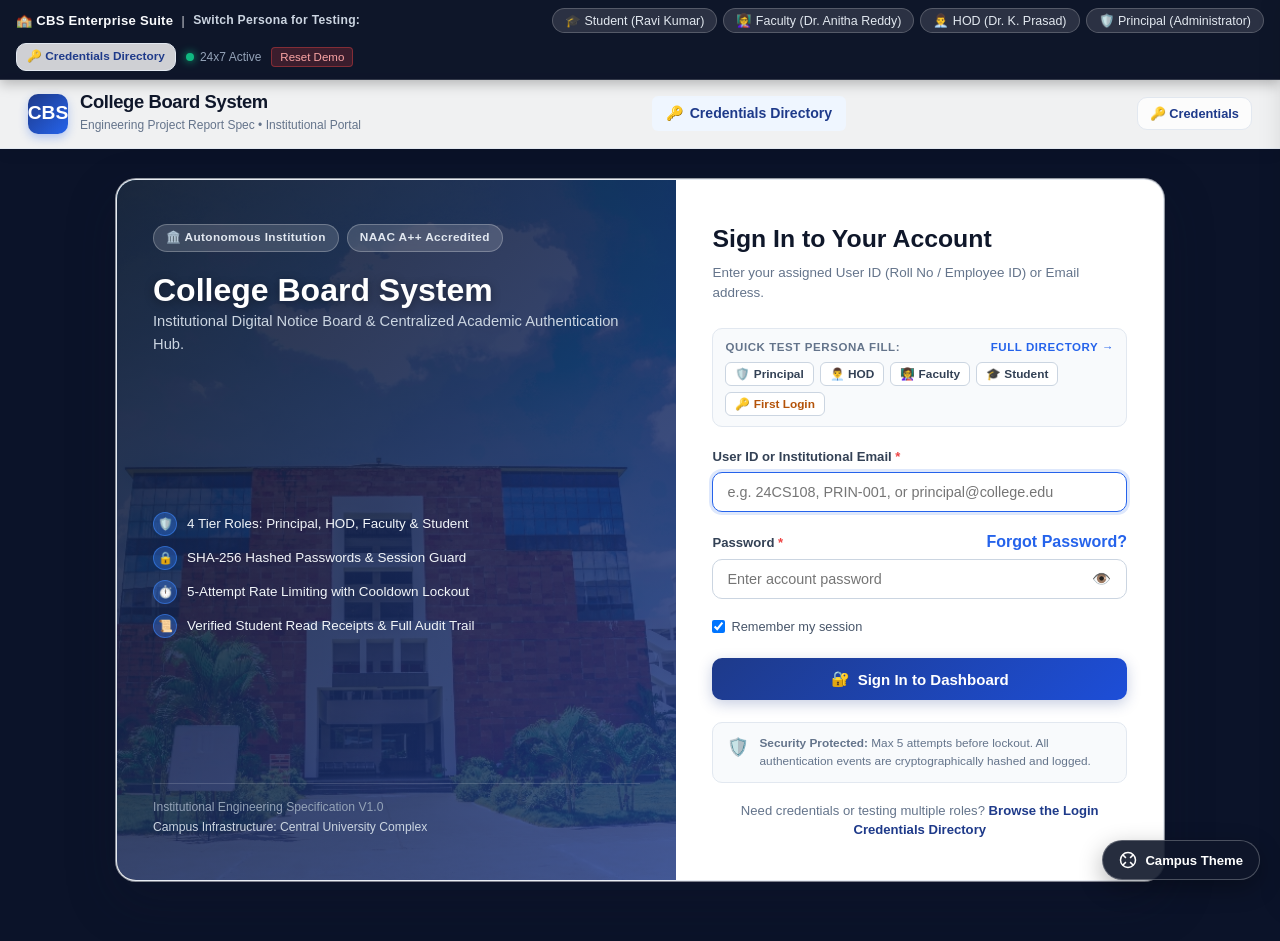
<file: index.html>
<!DOCTYPE html>
<html lang="en">
<head>
  <meta charset="UTF-8">
  <meta name="viewport" content="width=device-width, initial-scale=1.0">
  <title>College Board System (CBS) | Institutional Digital Notice Board</title>
  <link rel="stylesheet" href="styles.css">
  <link rel="icon" href="data:image/svg+xml,<svg xmlns=%22http://www.w3.org/2000/svg%22 viewBox=%220 0 100 100%22><text y=%22.9em%22 font-size=%2290%22>📋</text></svg>">
</head>
<body>

  <!-- Dynamic Campus Photo Background Layer -->
  <div class="cbs-background-wrap" aria-hidden="true">
    <div class="cbs-bg-image" id="bgImage"></div>
    <div class="cbs-bg-scrim" id="bgScrim"></div>
  </div>

  <!-- Role Quick Switcher & System Indicator Bar -->
  <aside class="role-quick-bar" id="roleQuickBar" aria-label="System bar">
    <div class="bar-title">
      <span>🏫 CBS Enterprise Suite</span>
      <span style="opacity: 0.5;">|</span>
      <span style="font-size: 0.76rem; color: #cbd5e1;">Switch Persona for Testing:</span>
    </div>

    <div class="role-switcher-chips">
      <button class="role-chip-btn active" data-role="Student" title="Log in as Student Ravi Kumar (CSE, III Year)">
        🎓 Student (Ravi Kumar)
      </button>
      <button class="role-chip-btn" data-role="Faculty" title="Log in as Faculty Dr. Anitha Reddy (CSE)">
        👩‍🏫 Faculty (Dr. Anitha Reddy)
      </button>
      <button class="role-chip-btn" data-role="HOD" title="Log in as HOD Dr. K. Prasad (CSE)">
        👨‍💼 HOD (Dr. K. Prasad)
      </button>
      <button class="role-chip-btn" data-role="Principal" title="Log in as Principal (Administrator)">
        🛡️ Principal (Administrator)
      </button>
    </div>

    <div style="display: flex; align-items: center; gap: 10px;">
      <a href="credentials.html" class="nav-link-btn" style="padding: 4px 10px; font-size: 0.74rem;" title="View all role login credentials and credentials page">
        🔑 Credentials Directory
      </a>
      <div class="system-status-indicator">
        <span class="status-dot"></span>
        <span>24x7 Active</span>
      </div>
      <button id="resetDataBtn" style="background: rgba(239, 68, 68, 0.2); border: 1px solid rgba(239, 68, 68, 0.4); color: #fca5a5; border-radius: 4px; padding: 3px 8px; font-size: 0.72rem; cursor: pointer;">
        Reset Demo
      </button>
    </div>
  </aside>

  <!-- CBS Institutional Navigation Header -->
  <header class="cbs-navbar" id="mainNavbar">
    <div class="cbs-brand">
      <div class="cbs-logo-icon">CBS</div>
      <div class="cbs-brand-text">
        <h1>College Board System</h1>
        <span>Engineering Project Report Spec • Institutional Portal</span>
      </div>
    </div>

    <!-- Role Based Nav Links -->
    <nav>
      <ul class="nav-tab-links" id="navTabLinks">
        <!-- Rendered dynamically by app.js based on active role -->
      </ul>
    </nav>

    <!-- Nav Action Tools -->
    <div class="cbs-nav-actions" id="cbsNavActions">
      <!-- Credentials Directory Link -->
      <a href="credentials.html" class="nav-link-btn" id="navCredLink" title="View Role-Based Credentials Directory">
        🔑 Credentials
      </a>

      <!-- Notification Center Bell -->
      <button class="nav-btn-icon" id="notifToggleBtn" title="Notification Center">
        <svg width="20" height="20" viewBox="0 0 24 24" fill="none" stroke="currentColor" stroke-width="2" stroke-linecap="round" stroke-linejoin="round">
          <path d="M18 8A6 6 0 0 0 6 8c0 7-3 9-3 9h18s-3-2-3-9"></path>
          <path d="M13.73 21a2 2 0 0 1-3.46 0"></path>
        </svg>
        <span class="badge-counter" id="notifBadge" style="display: none;">0</span>
      </button>

      <!-- Active User Profile Pill -->
      <div class="nav-user-pill" id="navUserPill">
        <div class="nav-user-avatar" id="navUserAvatar">RK</div>
        <div class="nav-user-info">
          <div class="nav-user-name" id="navUserName">Ravi Kumar</div>
          <div class="nav-user-role" id="navUserRole">Student • 24CS108</div>
        </div>
      </div>

      <!-- Logout Button -->
      <button class="nav-logout-btn" id="navLogoutBtn" title="Sign Out of Session" onclick="cbsApp.handleLogout()">
        🚪 Logout
      </button>
    </div>
  </header>

  <!-- Main View Container -->
  <main class="cbs-main-container">
    <!-- Urgent Alert Banner Placeholder -->
    <section id="urgentBannerContainer"></section>

    <!-- Content Workspace -->
    <section id="cbsContentArea"></section>
  </main>

  <!-- Floating Background Customization Dock -->
  <div class="bg-customizer-dock">
    <button class="bg-customizer-toggle" id="bgToggleBtn" title="Customize Campus Background">
      <svg width="18" height="18" viewBox="0 0 24 24" fill="none" stroke="currentColor" stroke-width="2"><circle cx="12" cy="12" r="10"></circle><path d="m4.93 4.93 4.24 4.24"></path><path d="m14.83 9.17 4.24-4.24"></path><path d="m14.83 14.83 4.24 4.24"></path><path d="m9.17 14.83-4.24 4.24"></path></svg>
      <span>Campus Theme</span>
    </button>

    <div class="bg-customizer-popover" id="bgCustomizerPopover">
      <div class="bg-popover-header">
        <span>Campus Background Controls</span>
        <button style="background: none; border: none; cursor: pointer; color: #94a3b8;" onclick="document.getElementById('bgCustomizerPopover').classList.remove('open')">✕</button>
      </div>

      <div class="slider-group">
        <label>
          <span>Background Image</span>
        </label>
        <select id="bgSelectImage" class="custom-select" style="font-size: 0.80rem; padding: 6px 10px;">
          <option value="campus_bg.jpg">College Main Building (Attached Photo)</option>
          <option value="1.png">Student Poster #1: Krishna (Captain)</option>
          <option value="2.png">Student Poster #2: Nischal (Transformative)</option>
          <option value="3.png">Student Poster #3: Keerthana (MAD Chapter)</option>
          <option value="10.png">Student Poster #10: Tech Fest</option>
          <option value="5.png">Student Poster #5: Campus Life</option>
        </select>
      </div>

      <div class="slider-group">
        <label>
          <span>Glass Blur Level</span>
        </label>
        <input type="range" id="bgBlurRange" min="0" max="16" value="3">
      </div>

      <div class="slider-group">
        <label>
          <span>Overlay Dimness</span>
        </label>
        <input type="range" id="bgDimRange" min="20" max="90" value="65">
      </div>
    </div>
  </div>

  <!-- Notification Drawer -->
  <div class="notif-drawer-overlay" id="notifDrawerOverlay"></div>
  <aside class="notif-drawer" id="notifDrawer" aria-label="Notifications Drawer">
    <div style="padding: 20px; border-bottom: 1px solid #e2e8f0; display: flex; justify-content: space-between; align-items: center;">
      <div>
        <h3 style="font-size: 1.15rem; font-weight: 700; color: #0f172a;">Institutional Notifications</h3>
        <span style="font-size: 0.75rem; color: #64748b;">Urgent circulars & approval status updates</span>
      </div>
      <button id="closeNotifBtn" style="background: none; border: none; font-size: 1.3rem; cursor: pointer; color: #64748b;">✕</button>
    </div>
    <div id="notifList" style="flex: 1; overflow-y: auto;">
      <!-- Populated dynamically -->
    </div>
  </aside>

  <!-- Toast Notification Dispatcher Container -->
  <div class="cbs-toast-container" id="toastContainer" aria-live="polite"></div>

  <!-- Application Logic -->
  <script src="app.js"></script>
</body>
</html>
</file>
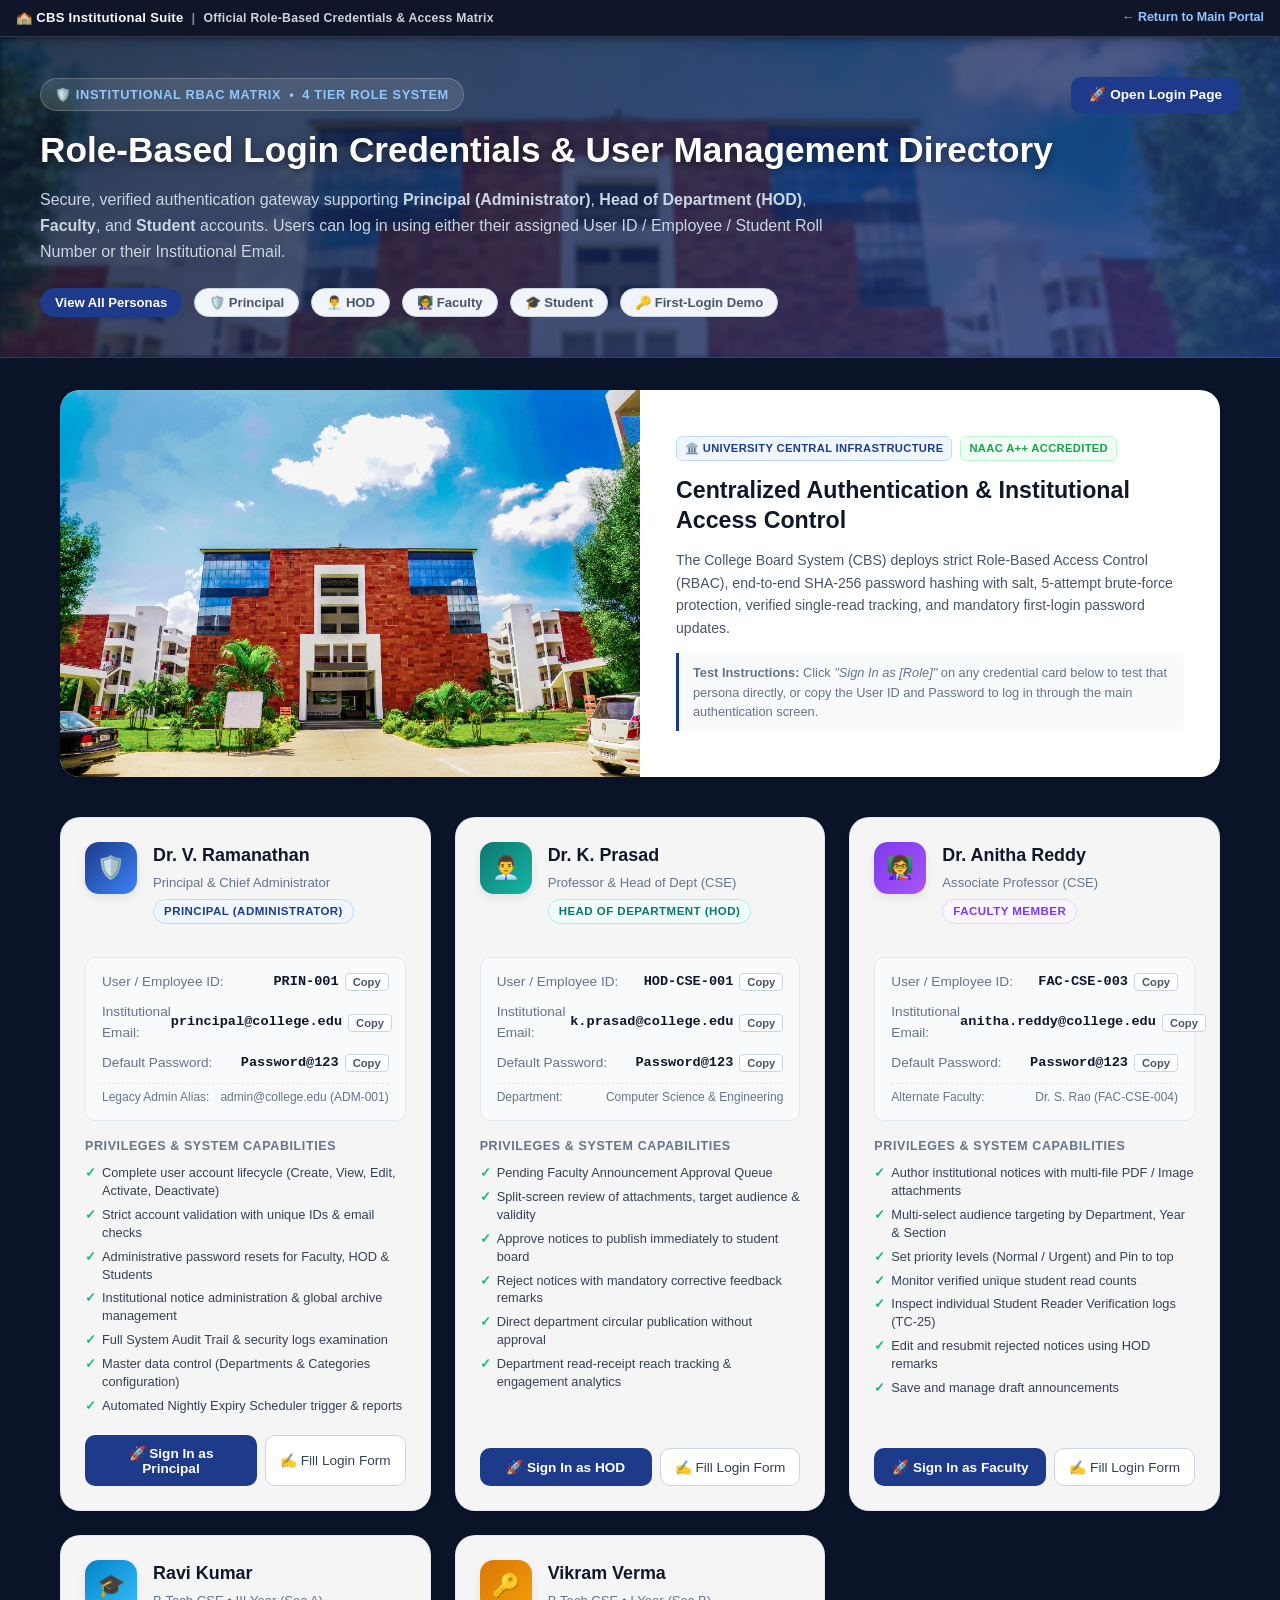
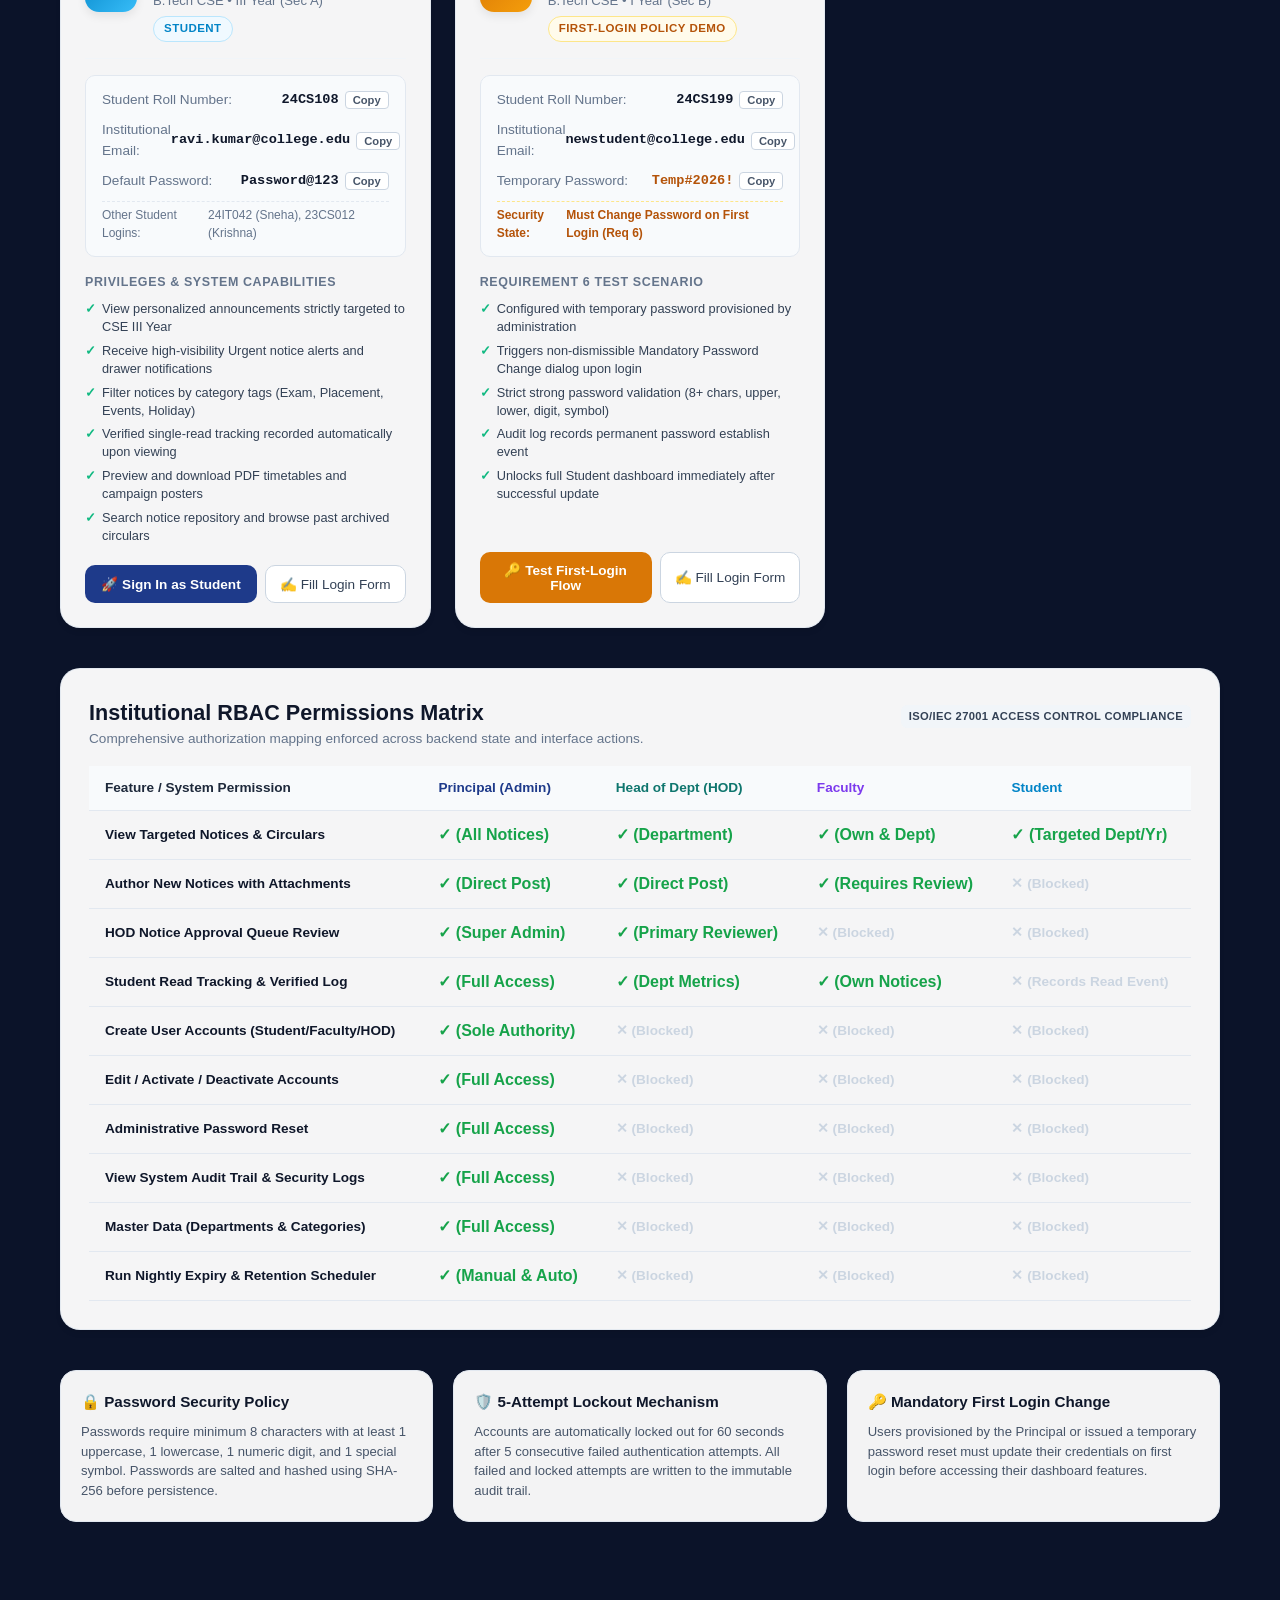
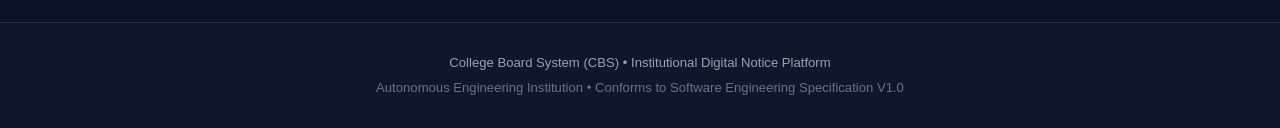
<file: credentials.html>
<!DOCTYPE html>
<html lang="en">
<head>
  <meta charset="UTF-8">
  <meta name="viewport" content="width=device-width, initial-scale=1.0">
  <title>Login Credentials & Role Directory | College Board System (CBS)</title>
  <link rel="stylesheet" href="styles.css">
  <link rel="icon" href="data:image/svg+xml,<svg xmlns=%22http://www.w3.org/2000/svg%22 viewBox=%220 0 100 100%22><text y=%22.9em%22 font-size=%2290%22>🔑</text></svg>">
  <style>
    /* Dedicated Credentials Page Styling */
    .cred-page-wrap {
      min-height: 100vh;
      display: flex;
      flex-direction: column;
      position: relative;
      z-index: 1;
    }

    .cred-header-hero {
      position: relative;
      background: linear-gradient(135deg, rgba(15, 23, 42, 0.94) 0%, rgba(30, 58, 138, 0.90) 100%);
      border-bottom: 1px solid rgba(255, 255, 255, 0.15);
      padding: 40px 24px;
      overflow: hidden;
    }

    .cred-hero-bg {
      position: absolute;
      inset: 0;
      background-image: url('campus_bg.jpg');
      background-size: cover;
      background-position: center;
      opacity: 0.22;
      filter: blur(2px);
      z-index: 0;
    }

    .cred-hero-content {
      position: relative;
      z-index: 1;
      max-width: 1200px;
      margin: 0 auto;
      display: flex;
      flex-direction: column;
      gap: 16px;
    }

    .cred-hero-top {
      display: flex;
      justify-content: space-between;
      align-items: center;
      flex-wrap: wrap;
      gap: 16px;
    }

    .cred-brand-badge {
      display: inline-flex;
      align-items: center;
      gap: 8px;
      background: rgba(255, 255, 255, 0.12);
      backdrop-filter: blur(8px);
      border: 1px solid rgba(255, 255, 255, 0.2);
      border-radius: 999px;
      padding: 6px 14px;
      color: #93c5fd;
      font-size: 0.80rem;
      font-weight: 600;
      text-transform: uppercase;
      letter-spacing: 0.05em;
    }

    .cred-hero-title {
      font-size: 2.2rem;
      font-weight: 800;
      color: #ffffff;
      line-height: 1.2;
      margin: 0;
      text-shadow: 0 2px 10px rgba(0, 0, 0, 0.5);
    }

    .cred-hero-subtitle {
      font-size: 1rem;
      color: #cbd5e1;
      max-width: 800px;
      line-height: 1.6;
    }

    .cred-hero-actions {
      display: flex;
      gap: 12px;
      flex-wrap: wrap;
      margin-top: 8px;
    }

    .cred-main-body {
      max-width: 1200px;
      margin: 32px auto 60px;
      padding: 0 20px;
      width: 100%;
      flex: 1;
    }

    /* Filter Bar */
    .cred-filter-bar {
      display: flex;
      align-items: center;
      justify-content: space-between;
      flex-wrap: wrap;
      gap: 14px;
      background: rgba(255, 255, 255, 0.95);
      backdrop-filter: blur(12px);
      border: 1px solid rgba(226, 232, 240, 0.8);
      border-radius: var(--radius-lg);
      padding: 14px 20px;
      margin-bottom: 28px;
      box-shadow: 0 4px 15px rgba(0, 0, 0, 0.05);
    }

    .filter-pills {
      display: flex;
      gap: 8px;
      flex-wrap: wrap;
    }

    .filter-pill {
      background: #f1f5f9;
      border: 1px solid #cbd5e1;
      border-radius: 999px;
      padding: 6px 14px;
      font-size: 0.82rem;
      font-weight: 600;
      color: #475569;
      cursor: pointer;
      transition: all 0.2s ease;
    }

    .filter-pill:hover, .filter-pill.active {
      background: var(--primary);
      border-color: var(--primary);
      color: #ffffff;
      box-shadow: 0 4px 10px rgba(30, 58, 138, 0.25);
    }

    /* Cards Grid */
    .cred-cards-grid {
      display: grid;
      grid-template-columns: repeat(auto-fit, minmax(360px, 1fr));
      gap: 24px;
      margin-bottom: 40px;
    }

    .cred-card {
      background: rgba(255, 255, 255, 0.96);
      backdrop-filter: blur(16px);
      border: 1px solid rgba(226, 232, 240, 0.9);
      border-radius: var(--radius-xl);
      padding: 24px;
      display: flex;
      flex-direction: column;
      box-shadow: var(--card-shadow);
      transition: all 0.25s ease;
      position: relative;
      overflow: hidden;
    }

    .cred-card:hover {
      transform: translateY(-4px);
      box-shadow: var(--card-shadow-hover);
      border-color: var(--primary-border);
    }

    .cred-card-header {
      display: flex;
      align-items: flex-start;
      gap: 16px;
      padding-bottom: 16px;
      border-bottom: 1px solid #f1f5f9;
      margin-bottom: 16px;
    }

    .cred-avatar {
      width: 52px;
      height: 52px;
      border-radius: 14px;
      display: flex;
      align-items: center;
      justify-content: center;
      font-size: 1.4rem;
      font-weight: 800;
      flex-shrink: 0;
      box-shadow: 0 4px 10px rgba(0, 0, 0, 0.08);
    }

    .cred-avatar.principal { background: linear-gradient(135deg, #1e3a8a, #3b82f6); color: #fff; }
    .cred-avatar.hod { background: linear-gradient(135deg, #0f766e, #14b8a6); color: #fff; }
    .cred-avatar.faculty { background: linear-gradient(135deg, #7c3aed, #a855f7); color: #fff; }
    .cred-avatar.student { background: linear-gradient(135deg, #0284c7, #38bdf8); color: #fff; }
    .cred-avatar.firstlogin { background: linear-gradient(135deg, #d97706, #f59e0b); color: #fff; }

    .cred-user-info {
      flex: 1;
    }

    .cred-user-name {
      font-size: 1.12rem;
      font-weight: 700;
      color: #0f172a;
      margin-bottom: 4px;
    }

    .cred-user-title {
      font-size: 0.82rem;
      color: #64748b;
    }

    .cred-role-badge {
      display: inline-block;
      font-size: 0.72rem;
      font-weight: 700;
      text-transform: uppercase;
      letter-spacing: 0.04em;
      padding: 3px 10px;
      border-radius: 999px;
      margin-top: 6px;
    }

    .cred-role-badge.principal { background: #eff6ff; color: #1e3a8a; border: 1px solid #bfdbfe; }
    .cred-role-badge.hod { background: #f0fdfa; color: #0f766e; border: 1px solid #99f6e4; }
    .cred-role-badge.faculty { background: #faf5ff; color: #7c3aed; border: 1px solid #e9d5ff; }
    .cred-role-badge.student { background: #f0f9ff; color: #0284c7; border: 1px solid #bae6fd; }
    .cred-role-badge.firstlogin { background: #fffbeb; color: #b45309; border: 1px solid #fde68a; }

    /* Credentials Data Box */
    .cred-fields-box {
      background: #f8fafc;
      border: 1px solid #e2e8f0;
      border-radius: var(--radius-md);
      padding: 14px 16px;
      margin-bottom: 16px;
      display: flex;
      flex-direction: column;
      gap: 10px;
    }

    .cred-field-row {
      display: flex;
      justify-content: space-between;
      align-items: center;
      font-size: 0.85rem;
    }

    .cred-field-label {
      color: #64748b;
      font-weight: 500;
    }

    .cred-field-value {
      font-family: ui-monospace, SFMono-Regular, Menlo, Monaco, Consolas, monospace;
      font-weight: 600;
      color: #0f172a;
      display: flex;
      align-items: center;
      gap: 6px;
    }

    .copy-pill-btn {
      background: #ffffff;
      border: 1px solid #cbd5e1;
      border-radius: 4px;
      padding: 2px 7px;
      font-size: 0.70rem;
      font-weight: 600;
      color: #475569;
      cursor: pointer;
      transition: all 0.15s ease;
    }

    .copy-pill-btn:hover {
      background: var(--primary);
      border-color: var(--primary);
      color: #ffffff;
    }

    /* Capabilities list */
    .cred-caps-list {
      margin-bottom: 20px;
      flex: 1;
    }

    .cred-caps-title {
      font-size: 0.78rem;
      font-weight: 700;
      text-transform: uppercase;
      letter-spacing: 0.05em;
      color: #64748b;
      margin-bottom: 8px;
    }

    .cred-caps-items {
      list-style: none;
      padding: 0;
      margin: 0;
      display: flex;
      flex-direction: column;
      gap: 6px;
    }

    .cred-caps-items li {
      font-size: 0.80rem;
      color: #334155;
      display: flex;
      align-items: flex-start;
      gap: 6px;
      line-height: 1.4;
    }

    .cred-caps-items li::before {
      content: "✓";
      color: #10b981;
      font-weight: 800;
      flex-shrink: 0;
    }

    /* Action buttons */
    .cred-card-footer {
      display: flex;
      gap: 8px;
    }

    .btn-quick-login {
      flex: 1;
      background: var(--primary);
      color: #ffffff;
      border: none;
      border-radius: var(--radius-md);
      padding: 10px 16px;
      font-size: 0.85rem;
      font-weight: 600;
      cursor: pointer;
      text-align: center;
      text-decoration: none;
      transition: all 0.2s ease;
      display: inline-flex;
      align-items: center;
      justify-content: center;
      gap: 6px;
    }

    .btn-quick-login:hover {
      background: var(--primary-hover);
      box-shadow: 0 4px 12px rgba(30, 58, 138, 0.3);
    }

    .btn-quick-copy {
      background: #ffffff;
      border: 1px solid #cbd5e1;
      border-radius: var(--radius-md);
      padding: 10px 14px;
      font-size: 0.85rem;
      color: #334155;
      cursor: pointer;
      transition: all 0.2s ease;
    }

    .btn-quick-copy:hover {
      background: #f8fafc;
      border-color: #94a3b8;
    }

    /* RBAC Permissions Matrix Table */
    .cred-matrix-section {
      background: rgba(255, 255, 255, 0.96);
      backdrop-filter: blur(16px);
      border: 1px solid rgba(226, 232, 240, 0.9);
      border-radius: var(--radius-xl);
      padding: 28px;
      margin-bottom: 40px;
      box-shadow: var(--card-shadow);
    }

    .matrix-table {
      width: 100%;
      border-collapse: collapse;
      margin-top: 16px;
      font-size: 0.85rem;
    }

    .matrix-table th, .matrix-table td {
      padding: 12px 16px;
      text-align: left;
      border-bottom: 1px solid #e2e8f0;
    }

    .matrix-table th {
      background: #f8fafc;
      font-weight: 700;
      color: #1e293b;
    }

    .matrix-table tr:hover td {
      background: #f8fafc;
    }

    .perm-check { color: #16a34a; font-weight: 800; font-size: 1rem; }
    .perm-cross { color: #cbd5e1; font-weight: 700; }

    /* Visual Banner Section with Attached Campus Image */
    .campus-showcase-panel {
      background: #ffffff;
      border-radius: var(--radius-xl);
      overflow: hidden;
      box-shadow: var(--card-shadow);
      margin-bottom: 40px;
      display: grid;
      grid-template-columns: 1fr 1fr;
    }

    @media (max-width: 860px) {
      .campus-showcase-panel {
        grid-template-columns: 1fr;
      }
    }

    .campus-showcase-img {
      width: 100%;
      height: 100%;
      min-height: 280px;
      object-fit: cover;
      display: block;
    }

    .campus-showcase-desc {
      padding: 36px;
      display: flex;
      flex-direction: column;
      justify-content: center;
      gap: 14px;
    }

    /* Floating Toast */
    .cred-toast {
      position: fixed;
      bottom: 24px;
      right: 24px;
      background: #0f172a;
      color: #ffffff;
      padding: 12px 20px;
      border-radius: 8px;
      font-size: 0.88rem;
      font-weight: 500;
      box-shadow: 0 10px 25px rgba(0,0,0,0.3);
      z-index: 9999;
      display: flex;
      align-items: center;
      gap: 8px;
      opacity: 0;
      transform: translateY(20px);
      transition: all 0.25s ease;
      pointer-events: none;
    }

    .cred-toast.show {
      opacity: 1;
      transform: translateY(0);
    }
  </style>
</head>
<body>

  <!-- Dynamic Campus Photo Background Canvas -->
  <div class="cbs-background-wrap" aria-hidden="true">
    <div class="cbs-bg-image" style="background-image: url('campus_bg.jpg'); filter: blur(4px);"></div>
    <div class="cbs-bg-scrim" style="background: linear-gradient(135deg, rgba(15, 23, 42, 0.75) 0%, rgba(30, 58, 138, 0.70) 100%);"></div>
  </div>

  <div class="cred-page-wrap">
    
    <!-- Top System Bar -->
    <aside class="role-quick-bar" style="position: relative; z-index: 10;">
      <div class="bar-title">
        <span>🏫 CBS Institutional Suite</span>
        <span style="opacity: 0.5;">|</span>
        <span style="font-size: 0.76rem; color: #cbd5e1;">Official Role-Based Credentials & Access Matrix</span>
      </div>
      <div style="display: flex; gap: 12px; align-items: center;">
        <a href="index.html" style="color: #93c5fd; text-decoration: none; font-size: 0.78rem; font-weight: 600;">
          ← Return to Main Portal
        </a>
      </div>
    </aside>

    <!-- Hero Header with Campus Photo Background -->
    <header class="cred-header-hero">
      <div class="cred-hero-bg"></div>
      <div class="cred-hero-content">
        <div class="cred-hero-top">
          <div class="cred-brand-badge">
            <span>🛡️ Institutional RBAC Matrix</span>
            <span>•</span>
            <span>4 Tier Role System</span>
          </div>
          <div>
            <a href="index.html" class="btn-primary-action" style="padding: 8px 18px; font-size: 0.85rem; text-decoration: none;">
              🚀 Open Login Page
            </a>
          </div>
        </div>

        <h1 class="cred-hero-title">Role-Based Login Credentials & User Management Directory</h1>
        <p class="cred-hero-subtitle">
          Secure, verified authentication gateway supporting <strong>Principal (Administrator)</strong>, <strong>Head of Department (HOD)</strong>, <strong>Faculty</strong>, and <strong>Student</strong> accounts. Users can log in using either their assigned User ID / Employee / Student Roll Number or their Institutional Email.
        </p>

        <div class="cred-hero-actions">
          <button class="filter-pill active" onclick="filterRole('all')">View All Personas</button>
          <button class="filter-pill" onclick="filterRole('principal')">🛡️ Principal</button>
          <button class="filter-pill" onclick="filterRole('hod')">👨‍💼 HOD</button>
          <button class="filter-pill" onclick="filterRole('faculty')">👩‍🏫 Faculty</button>
          <button class="filter-pill" onclick="filterRole('student')">🎓 Student</button>
          <button class="filter-pill" onclick="filterRole('firstlogin')">🔑 First-Login Demo</button>
        </div>
      </div>
    </header>

    <!-- Main Content Body -->
    <main class="cred-main-body">

      <!-- Attached Campus Building Visual Showcase -->
      <section class="campus-showcase-panel">
        <img src="campus_bg.jpg" alt="University Main Building Campus Architecture" class="campus-showcase-img">
        <div class="campus-showcase-desc">
          <div style="display: flex; gap: 8px; flex-wrap: wrap;">
            <span class="badge-tag" style="background: #eff6ff; color: #1e3a8a; border: 1px solid #bfdbfe;">
              🏛️ University Central Infrastructure
            </span>
            <span class="badge-tag" style="background: #f0fdf4; color: #16a34a; border: 1px solid #bbf7d0;">
              NAAC A++ Accredited
            </span>
          </div>
          <h2 style="font-size: 1.45rem; font-weight: 800; color: #0f172a; line-height: 1.3;">
            Centralized Authentication & Institutional Access Control
          </h2>
          <p style="font-size: 0.88rem; color: #475569; line-height: 1.6;">
            The College Board System (CBS) deploys strict Role-Based Access Control (RBAC), end-to-end SHA-256 password hashing with salt, 5-attempt brute-force protection, verified single-read tracking, and mandatory first-login password updates.
          </p>
          <div style="font-size: 0.80rem; color: #64748b; background: #f8fafc; border-left: 3px solid #1e3a8a; padding: 10px 14px; border-radius: 0 8px 8px 0;">
            <strong>Test Instructions:</strong> Click <em>"Sign In as [Role]"</em> on any credential card below to test that persona directly, or copy the User ID and Password to log in through the main authentication screen.
          </div>
        </div>
      </section>

      <!-- Role Credential Cards Grid -->
      <section class="cred-cards-grid" id="credCardsGrid">

        <!-- Card 1: Principal (Administrator) -->
        <article class="cred-card" data-role="principal">
          <div class="cred-card-header">
            <div class="cred-avatar principal">🛡️</div>
            <div class="cred-user-info">
              <div class="cred-user-name">Dr. V. Ramanathan</div>
              <div class="cred-user-title">Principal & Chief Administrator</div>
              <span class="cred-role-badge principal">Principal (Administrator)</span>
            </div>
          </div>

          <div class="cred-fields-box">
            <div class="cred-field-row">
              <span class="cred-field-label">User / Employee ID:</span>
              <span class="cred-field-value">
                <span>PRIN-001</span>
                <button class="copy-pill-btn" onclick="copyText('PRIN-001', 'Principal User ID')">Copy</button>
              </span>
            </div>
            <div class="cred-field-row">
              <span class="cred-field-label">Institutional Email:</span>
              <span class="cred-field-value">
                <span>principal@college.edu</span>
                <button class="copy-pill-btn" onclick="copyText('principal@college.edu', 'Principal Email')">Copy</button>
              </span>
            </div>
            <div class="cred-field-row">
              <span class="cred-field-label">Default Password:</span>
              <span class="cred-field-value">
                <span>Password@123</span>
                <button class="copy-pill-btn" onclick="copyText('Password@123', 'Password')">Copy</button>
              </span>
            </div>
            <div class="cred-field-row" style="font-size: 0.75rem; color: #64748b; padding-top: 4px; border-top: 1px dashed #e2e8f0;">
              <span>Legacy Admin Alias:</span>
              <span>admin@college.edu (ADM-001)</span>
            </div>
          </div>

          <div class="cred-caps-list">
            <div class="cred-caps-title">Privileges & System Capabilities</div>
            <ul class="cred-caps-items">
              <li>Complete user account lifecycle (Create, View, Edit, Activate, Deactivate)</li>
              <li>Strict account validation with unique IDs & email checks</li>
              <li>Administrative password resets for Faculty, HOD & Students</li>
              <li>Institutional notice administration & global archive management</li>
              <li>Full System Audit Trail & security logs examination</li>
              <li>Master data control (Departments & Categories configuration)</li>
              <li>Automated Nightly Expiry Scheduler trigger & reports</li>
            </ul>
          </div>

          <div class="cred-card-footer">
            <button class="btn-quick-login" onclick="quickLogin('principal@college.edu')">
              🚀 Sign In as Principal
            </button>
            <button class="btn-quick-copy" onclick="fillAndGo('principal@college.edu', 'Password@123')">
              ✍️ Fill Login Form
            </button>
          </div>
        </article>

        <!-- Card 2: Head of Department (HOD) -->
        <article class="cred-card" data-role="hod">
          <div class="cred-card-header">
            <div class="cred-avatar hod">👨‍💼</div>
            <div class="cred-user-info">
              <div class="cred-user-name">Dr. K. Prasad</div>
              <div class="cred-user-title">Professor & Head of Dept (CSE)</div>
              <span class="cred-role-badge hod">Head of Department (HOD)</span>
            </div>
          </div>

          <div class="cred-fields-box">
            <div class="cred-field-row">
              <span class="cred-field-label">User / Employee ID:</span>
              <span class="cred-field-value">
                <span>HOD-CSE-001</span>
                <button class="copy-pill-btn" onclick="copyText('HOD-CSE-001', 'HOD User ID')">Copy</button>
              </span>
            </div>
            <div class="cred-field-row">
              <span class="cred-field-label">Institutional Email:</span>
              <span class="cred-field-value">
                <span>k.prasad@college.edu</span>
                <button class="copy-pill-btn" onclick="copyText('k.prasad@college.edu', 'HOD Email')">Copy</button>
              </span>
            </div>
            <div class="cred-field-row">
              <span class="cred-field-label">Default Password:</span>
              <span class="cred-field-value">
                <span>Password@123</span>
                <button class="copy-pill-btn" onclick="copyText('Password@123', 'Password')">Copy</button>
              </span>
            </div>
            <div class="cred-field-row" style="font-size: 0.75rem; color: #64748b; padding-top: 4px; border-top: 1px dashed #e2e8f0;">
              <span>Department:</span>
              <span>Computer Science & Engineering</span>
            </div>
          </div>

          <div class="cred-caps-list">
            <div class="cred-caps-title">Privileges & System Capabilities</div>
            <ul class="cred-caps-items">
              <li>Pending Faculty Announcement Approval Queue</li>
              <li>Split-screen review of attachments, target audience & validity</li>
              <li>Approve notices to publish immediately to student board</li>
              <li>Reject notices with mandatory corrective feedback remarks</li>
              <li>Direct department circular publication without approval</li>
              <li>Department read-receipt reach tracking & engagement analytics</li>
            </ul>
          </div>

          <div class="cred-card-footer">
            <button class="btn-quick-login" onclick="quickLogin('k.prasad@college.edu')">
              🚀 Sign In as HOD
            </button>
            <button class="btn-quick-copy" onclick="fillAndGo('k.prasad@college.edu', 'Password@123')">
              ✍️ Fill Login Form
            </button>
          </div>
        </article>

        <!-- Card 3: Faculty Member -->
        <article class="cred-card" data-role="faculty">
          <div class="cred-card-header">
            <div class="cred-avatar faculty">👩‍🏫</div>
            <div class="cred-user-info">
              <div class="cred-user-name">Dr. Anitha Reddy</div>
              <div class="cred-user-title">Associate Professor (CSE)</div>
              <span class="cred-role-badge faculty">Faculty Member</span>
            </div>
          </div>

          <div class="cred-fields-box">
            <div class="cred-field-row">
              <span class="cred-field-label">User / Employee ID:</span>
              <span class="cred-field-value">
                <span>FAC-CSE-003</span>
                <button class="copy-pill-btn" onclick="copyText('FAC-CSE-003', 'Faculty User ID')">Copy</button>
              </span>
            </div>
            <div class="cred-field-row">
              <span class="cred-field-label">Institutional Email:</span>
              <span class="cred-field-value">
                <span>anitha.reddy@college.edu</span>
                <button class="copy-pill-btn" onclick="copyText('anitha.reddy@college.edu', 'Faculty Email')">Copy</button>
              </span>
            </div>
            <div class="cred-field-row">
              <span class="cred-field-label">Default Password:</span>
              <span class="cred-field-value">
                <span>Password@123</span>
                <button class="copy-pill-btn" onclick="copyText('Password@123', 'Password')">Copy</button>
              </span>
            </div>
            <div class="cred-field-row" style="font-size: 0.75rem; color: #64748b; padding-top: 4px; border-top: 1px dashed #e2e8f0;">
              <span>Alternate Faculty:</span>
              <span>Dr. S. Rao (FAC-CSE-004)</span>
            </div>
          </div>

          <div class="cred-caps-list">
            <div class="cred-caps-title">Privileges & System Capabilities</div>
            <ul class="cred-caps-items">
              <li>Author institutional notices with multi-file PDF / Image attachments</li>
              <li>Multi-select audience targeting by Department, Year & Section</li>
              <li>Set priority levels (Normal / Urgent) and Pin to top</li>
              <li>Monitor verified unique student read counts</li>
              <li>Inspect individual Student Reader Verification logs (TC-25)</li>
              <li>Edit and resubmit rejected notices using HOD remarks</li>
              <li>Save and manage draft announcements</li>
            </ul>
          </div>

          <div class="cred-card-footer">
            <button class="btn-quick-login" onclick="quickLogin('anitha.reddy@college.edu')">
              🚀 Sign In as Faculty
            </button>
            <button class="btn-quick-copy" onclick="fillAndGo('anitha.reddy@college.edu', 'Password@123')">
              ✍️ Fill Login Form
            </button>
          </div>
        </article>

        <!-- Card 4: Student -->
        <article class="cred-card" data-role="student">
          <div class="cred-card-header">
            <div class="cred-avatar student">🎓</div>
            <div class="cred-user-info">
              <div class="cred-user-name">Ravi Kumar</div>
              <div class="cred-user-title">B.Tech CSE • III Year (Sec A)</div>
              <span class="cred-role-badge student">Student</span>
            </div>
          </div>

          <div class="cred-fields-box">
            <div class="cred-field-row">
              <span class="cred-field-label">Student Roll Number:</span>
              <span class="cred-field-value">
                <span>24CS108</span>
                <button class="copy-pill-btn" onclick="copyText('24CS108', 'Student Roll No')">Copy</button>
              </span>
            </div>
            <div class="cred-field-row">
              <span class="cred-field-label">Institutional Email:</span>
              <span class="cred-field-value">
                <span>ravi.kumar@college.edu</span>
                <button class="copy-pill-btn" onclick="copyText('ravi.kumar@college.edu', 'Student Email')">Copy</button>
              </span>
            </div>
            <div class="cred-field-row">
              <span class="cred-field-label">Default Password:</span>
              <span class="cred-field-value">
                <span>Password@123</span>
                <button class="copy-pill-btn" onclick="copyText('Password@123', 'Password')">Copy</button>
              </span>
            </div>
            <div class="cred-field-row" style="font-size: 0.75rem; color: #64748b; padding-top: 4px; border-top: 1px dashed #e2e8f0;">
              <span>Other Student Logins:</span>
              <span>24IT042 (Sneha), 23CS012 (Krishna)</span>
            </div>
          </div>

          <div class="cred-caps-list">
            <div class="cred-caps-title">Privileges & System Capabilities</div>
            <ul class="cred-caps-items">
              <li>View personalized announcements strictly targeted to CSE III Year</li>
              <li>Receive high-visibility Urgent notice alerts and drawer notifications</li>
              <li>Filter notices by category tags (Exam, Placement, Events, Holiday)</li>
              <li>Verified single-read tracking recorded automatically upon viewing</li>
              <li>Preview and download PDF timetables and campaign posters</li>
              <li>Search notice repository and browse past archived circulars</li>
            </ul>
          </div>

          <div class="cred-card-footer">
            <button class="btn-quick-login" onclick="quickLogin('ravi.kumar@college.edu')">
              🚀 Sign In as Student
            </button>
            <button class="btn-quick-copy" onclick="fillAndGo('ravi.kumar@college.edu', 'Password@123')">
              ✍️ Fill Login Form
            </button>
          </div>
        </article>

        <!-- Card 5: First-Login Demo Account -->
        <article class="cred-card" data-role="firstlogin">
          <div class="cred-card-header">
            <div class="cred-avatar firstlogin">🔑</div>
            <div class="cred-user-info">
              <div class="cred-user-name">Vikram Verma</div>
              <div class="cred-user-title">B.Tech CSE • I Year (Sec B)</div>
              <span class="cred-role-badge firstlogin">First-Login Policy Demo</span>
            </div>
          </div>

          <div class="cred-fields-box">
            <div class="cred-field-row">
              <span class="cred-field-label">Student Roll Number:</span>
              <span class="cred-field-value">
                <span>24CS199</span>
                <button class="copy-pill-btn" onclick="copyText('24CS199', 'Roll No')">Copy</button>
              </span>
            </div>
            <div class="cred-field-row">
              <span class="cred-field-label">Institutional Email:</span>
              <span class="cred-field-value">
                <span>newstudent@college.edu</span>
                <button class="copy-pill-btn" onclick="copyText('newstudent@college.edu', 'Email')">Copy</button>
              </span>
            </div>
            <div class="cred-field-row">
              <span class="cred-field-label">Temporary Password:</span>
              <span class="cred-field-value" style="color: #b45309;">
                <span>Temp#2026!</span>
                <button class="copy-pill-btn" onclick="copyText('Temp#2026!', 'Temp Password')">Copy</button>
              </span>
            </div>
            <div class="cred-field-row" style="font-size: 0.75rem; color: #b45309; font-weight: 600; padding-top: 4px; border-top: 1px dashed #fde68a;">
              <span>Security State:</span>
              <span>Must Change Password on First Login (Req 6)</span>
            </div>
          </div>

          <div class="cred-caps-list">
            <div class="cred-caps-title">Requirement 6 Test Scenario</div>
            <ul class="cred-caps-items">
              <li>Configured with temporary password provisioned by administration</li>
              <li>Triggers non-dismissible Mandatory Password Change dialog upon login</li>
              <li>Strict strong password validation (8+ chars, upper, lower, digit, symbol)</li>
              <li>Audit log records permanent password establish event</li>
              <li>Unlocks full Student dashboard immediately after successful update</li>
            </ul>
          </div>

          <div class="cred-card-footer">
            <button class="btn-quick-login" style="background: #d97706;" onclick="quickLogin('newstudent@college.edu')">
              🔑 Test First-Login Flow
            </button>
            <button class="btn-quick-copy" onclick="fillAndGo('newstudent@college.edu', 'Temp#2026!')">
              ✍️ Fill Login Form
            </button>
          </div>
        </article>

      </section>

      <!-- Institutional RBAC Permissions Matrix Table -->
      <section class="cred-matrix-section">
        <div style="display: flex; justify-content: space-between; align-items: baseline; flex-wrap: wrap; gap: 10px;">
          <div>
            <h2 style="font-size: 1.35rem; font-weight: 800; color: #0f172a;">Institutional RBAC Permissions Matrix</h2>
            <p style="font-size: 0.85rem; color: #64748b;">Comprehensive authorization mapping enforced across backend state and interface actions.</p>
          </div>
          <span class="badge-tag" style="background: #f1f5f9; color: #334155;">ISO/IEC 27001 Access Control Compliance</span>
        </div>

        <div style="overflow-x: auto;">
          <table class="matrix-table">
            <thead>
              <tr>
                <th>Feature / System Permission</th>
                <th style="color: #1e3a8a;">Principal (Admin)</th>
                <th style="color: #0f766e;">Head of Dept (HOD)</th>
                <th style="color: #7c3aed;">Faculty</th>
                <th style="color: #0284c7;">Student</th>
              </tr>
            </thead>
            <tbody>
              <tr>
                <td><strong>View Targeted Notices & Circulars</strong></td>
                <td><span class="perm-check">✓ (All Notices)</span></td>
                <td><span class="perm-check">✓ (Department)</span></td>
                <td><span class="perm-check">✓ (Own & Dept)</span></td>
                <td><span class="perm-check">✓ (Targeted Dept/Yr)</span></td>
              </tr>
              <tr>
                <td><strong>Author New Notices with Attachments</strong></td>
                <td><span class="perm-check">✓ (Direct Post)</span></td>
                <td><span class="perm-check">✓ (Direct Post)</span></td>
                <td><span class="perm-check">✓ (Requires Review)</span></td>
                <td><span class="perm-cross">✕ (Blocked)</span></td>
              </tr>
              <tr>
                <td><strong>HOD Notice Approval Queue Review</strong></td>
                <td><span class="perm-check">✓ (Super Admin)</span></td>
                <td><span class="perm-check">✓ (Primary Reviewer)</span></td>
                <td><span class="perm-cross">✕ (Blocked)</span></td>
                <td><span class="perm-cross">✕ (Blocked)</span></td>
              </tr>
              <tr>
                <td><strong>Student Read Tracking & Verified Log</strong></td>
                <td><span class="perm-check">✓ (Full Access)</span></td>
                <td><span class="perm-check">✓ (Dept Metrics)</span></td>
                <td><span class="perm-check">✓ (Own Notices)</span></td>
                <td><span class="perm-cross">✕ (Records Read Event)</span></td>
              </tr>
              <tr>
                <td><strong>Create User Accounts (Student/Faculty/HOD)</strong></td>
                <td><span class="perm-check">✓ (Sole Authority)</span></td>
                <td><span class="perm-cross">✕ (Blocked)</span></td>
                <td><span class="perm-cross">✕ (Blocked)</span></td>
                <td><span class="perm-cross">✕ (Blocked)</span></td>
              </tr>
              <tr>
                <td><strong>Edit / Activate / Deactivate Accounts</strong></td>
                <td><span class="perm-check">✓ (Full Access)</span></td>
                <td><span class="perm-cross">✕ (Blocked)</span></td>
                <td><span class="perm-cross">✕ (Blocked)</span></td>
                <td><span class="perm-cross">✕ (Blocked)</span></td>
              </tr>
              <tr>
                <td><strong>Administrative Password Reset</strong></td>
                <td><span class="perm-check">✓ (Full Access)</span></td>
                <td><span class="perm-cross">✕ (Blocked)</span></td>
                <td><span class="perm-cross">✕ (Blocked)</span></td>
                <td><span class="perm-cross">✕ (Blocked)</span></td>
              </tr>
              <tr>
                <td><strong>View System Audit Trail & Security Logs</strong></td>
                <td><span class="perm-check">✓ (Full Access)</span></td>
                <td><span class="perm-cross">✕ (Blocked)</span></td>
                <td><span class="perm-cross">✕ (Blocked)</span></td>
                <td><span class="perm-cross">✕ (Blocked)</span></td>
              </tr>
              <tr>
                <td><strong>Master Data (Departments & Categories)</strong></td>
                <td><span class="perm-check">✓ (Full Access)</span></td>
                <td><span class="perm-cross">✕ (Blocked)</span></td>
                <td><span class="perm-cross">✕ (Blocked)</span></td>
                <td><span class="perm-cross">✕ (Blocked)</span></td>
              </tr>
              <tr>
                <td><strong>Run Nightly Expiry & Retention Scheduler</strong></td>
                <td><span class="perm-check">✓ (Manual & Auto)</span></td>
                <td><span class="perm-cross">✕ (Blocked)</span></td>
                <td><span class="perm-cross">✕ (Blocked)</span></td>
                <td><span class="perm-cross">✕ (Blocked)</span></td>
              </tr>
            </tbody>
          </table>
        </div>
      </section>

      <!-- Security Policies Breakdown -->
      <section style="display: grid; grid-template-columns: repeat(auto-fit, minmax(280px, 1fr)); gap: 20px; margin-bottom: 40px;">
        <div style="background: rgba(255, 255, 255, 0.95); border: 1px solid #e2e8f0; border-radius: var(--radius-lg); padding: 20px;">
          <h4 style="font-size: 0.95rem; font-weight: 700; color: #0f172a; margin-bottom: 8px;">🔒 Password Security Policy</h4>
          <p style="font-size: 0.82rem; color: #475569; line-height: 1.5;">
            Passwords require minimum 8 characters with at least 1 uppercase, 1 lowercase, 1 numeric digit, and 1 special symbol. Passwords are salted and hashed using SHA-256 before persistence.
          </p>
        </div>

        <div style="background: rgba(255, 255, 255, 0.95); border: 1px solid #e2e8f0; border-radius: var(--radius-lg); padding: 20px;">
          <h4 style="font-size: 0.95rem; font-weight: 700; color: #0f172a; margin-bottom: 8px;">🛡️ 5-Attempt Lockout Mechanism</h4>
          <p style="font-size: 0.82rem; color: #475569; line-height: 1.5;">
            Accounts are automatically locked out for 60 seconds after 5 consecutive failed authentication attempts. All failed and locked attempts are written to the immutable audit trail.
          </p>
        </div>

        <div style="background: rgba(255, 255, 255, 0.95); border: 1px solid #e2e8f0; border-radius: var(--radius-lg); padding: 20px;">
          <h4 style="font-size: 0.95rem; font-weight: 700; color: #0f172a; margin-bottom: 8px;">🔑 Mandatory First Login Change</h4>
          <p style="font-size: 0.82rem; color: #475569; line-height: 1.5;">
            Users provisioned by the Principal or issued a temporary password reset must update their credentials on first login before accessing their dashboard features.
          </p>
        </div>
      </section>

    </main>

    <!-- Page Footer -->
    <footer style="background: #0f172a; color: #94a3b8; padding: 30px 24px; text-align: center; border-top: 1px solid rgba(255, 255, 255, 0.1); font-size: 0.82rem;">
      <p style="margin-bottom: 6px;">College Board System (CBS) • Institutional Digital Notice Platform</p>
      <p style="color: #64748b;">Autonomous Engineering Institution • Conforms to Software Engineering Specification V1.0</p>
    </footer>

  </div>

  <!-- Interactive Feedback Toast -->
  <div class="cred-toast" id="credToast">
    <span id="toastIcon">📋</span>
    <span id="toastMsg">Copied to clipboard!</span>
  </div>

  <!-- Interactive Scripts -->
  <script>
    function copyText(text, label) {
      navigator.clipboard.writeText(text).then(() => {
        showToast(`Copied ${label}: "${text}" to clipboard!`, '📋');
      }).catch(() => {
        // Fallback for older browsers
        const ta = document.createElement('textarea');
        ta.value = text;
        document.body.appendChild(ta);
        ta.select();
        document.execCommand('copy');
        document.body.removeChild(ta);
        showToast(`Copied ${label}: "${text}" to clipboard!`, '📋');
      });
    }

    function showToast(msg, icon = '✅') {
      const toast = document.getElementById('credToast');
      document.getElementById('toastMsg').innerText = msg;
      document.getElementById('toastIcon').innerText = icon;
      toast.classList.add('show');
      setTimeout(() => {
        toast.classList.remove('show');
      }, 3000);
    }

    function filterRole(role) {
      document.querySelectorAll('.filter-pill').forEach(btn => btn.classList.remove('active'));
      event.target.classList.add('active');

      const cards = document.querySelectorAll('.cred-card');
      cards.forEach(card => {
        if (role === 'all' || card.dataset.role === role) {
          card.style.display = 'flex';
        } else {
          card.style.display = 'none';
        }
      });
    }

    function quickLogin(email) {
      // Direct session transfer and redirect
      window.location.href = `index.html?login_as=${encodeURIComponent(email)}`;
    }

    function fillAndGo(email, pass) {
      window.location.href = `index.html?autofill=${encodeURIComponent(email)}`;
    }
  </script>
</body>
</html>
</file>
<file: styles.css>
/* ==========================================================================
   COLLEGE BOARD SYSTEM (CBS) - MODERN ENTERPRISE STYLESHEET
   Based on Software Engineering Project Report Specification (Version 1.0)
   ========================================================================== */

:root {
  --primary: #1e3a8a;
  --primary-hover: #1e40af;
  --primary-light: #eff6ff;
  --primary-border: #bfdbfe;
  
  --secondary: #0f172a;
  --accent: #2563eb;
  --accent-glow: rgba(37, 99, 235, 0.35);
  
  --urgent: #dc2626;
  --urgent-bg: #fef2f2;
  --urgent-border: #fecaca;
  --urgent-glow: rgba(220, 38, 38, 0.25);
  
  --cat-exam: #e11d48;
  --cat-exam-bg: #ffe4e6;
  --cat-events: #7c3aed;
  --cat-events-bg: #ede9fe;
  --cat-placement: #0284c7;
  --cat-placement-bg: #e0f2fe;
  --cat-holiday: #059669;
  --cat-holiday-bg: #d1fae5;
  --cat-general: #d97706;
  --cat-general-bg: #fef3c7;
  
  --status-pending: #d97706;
  --status-pending-bg: #fef3c7;
  --status-active: #059669;
  --status-active-bg: #d1fae5;
  --status-rejected: #dc2626;
  --status-rejected-bg: #fee2e2;
  --status-expired: #6b7280;
  --status-expired-bg: #f3f4f6;
  --status-draft: #2563eb;
  --status-draft-bg: #e0f2fe;
  --status-archived: #4b5563;
  --status-archived-bg: #e5e7eb;

  --bg-scrim-dark: rgba(15, 23, 42, 0.72);
  --bg-scrim-light: rgba(248, 250, 252, 0.82);
  --glass-bg: rgba(255, 255, 255, 0.90);
  --glass-border: rgba(255, 255, 255, 0.75);
  --glass-shadow: 0 10px 25px -5px rgba(0, 0, 0, 0.1), 0 8px 10px -6px rgba(0, 0, 0, 0.1);
  --card-shadow: 0 4px 6px -1px rgba(0, 0, 0, 0.08), 0 2px 4px -2px rgba(0, 0, 0, 0.06);
  --card-shadow-hover: 0 16px 28px -4px rgba(0, 0, 0, 0.14), 0 8px 12px -6px rgba(0, 0, 0, 0.08);

  --text-main: #0f172a;
  --text-muted: #64748b;
  --text-light: #94a3b8;
  --border-color: #e2e8f0;
  --surface-alt: #f8fafc;
  
  --radius-sm: 6px;
  --radius-md: 10px;
  --radius-lg: 16px;
  --radius-xl: 20px;
  --radius-full: 9999px;

  --transition-fast: 0.15s ease;
  --transition-normal: 0.25s ease;
  --font-family: -apple-system, BlinkMacSystemFont, "Segoe UI", Roboto, "Helvetica Neue", Arial, sans-serif;
}

/* Base Reset */
*, *::before, *::after {
  box-sizing: border-box;
  margin: 0;
  padding: 0;
}

html, body {
  min-height: 100vh;
  font-family: var(--font-family);
  color: var(--text-main);
  background-color: #0b1329;
  line-height: 1.5;
  -webkit-font-smoothing: antialiased;
  overflow-x: hidden;
}

/* Background Canvas Layer */
.cbs-background-wrap {
  position: fixed;
  inset: 0;
  z-index: -10;
  overflow: hidden;
  pointer-events: none;
}

.cbs-bg-image {
  position: absolute;
  inset: -15px;
  background-image: url('campus_bg.jpg');
  background-size: cover;
  background-position: center;
  background-repeat: no-repeat;
  filter: blur(4px);
  transform: scale(1.03);
  transition: filter 0.3s ease, transform 0.3s ease, background-image 0.5s ease;
}

.cbs-bg-scrim {
  position: absolute;
  inset: 0;
  background: linear-gradient(135deg, rgba(15, 23, 42, 0.65) 0%, rgba(30, 58, 138, 0.55) 100%);
  backdrop-filter: blur(2px);
  transition: background 0.3s ease;
}

/* Top Floating Quick Role Bar */
.role-quick-bar {
  background: rgba(15, 23, 42, 0.95);
  color: #f8fafc;
  padding: 8px 16px;
  font-size: 0.82rem;
  border-bottom: 1px solid rgba(255, 255, 255, 0.15);
  display: flex;
  align-items: center;
  justify-content: space-between;
  flex-wrap: wrap;
  gap: 10px;
  box-shadow: 0 4px 12px rgba(0, 0, 0, 0.25);
  position: sticky;
  top: 0;
  z-index: 100;
}

.role-quick-bar .bar-title {
  display: flex;
  align-items: center;
  gap: 8px;
  font-weight: 600;
  letter-spacing: 0.02em;
}

.role-switcher-chips {
  display: flex;
  align-items: center;
  gap: 6px;
  flex-wrap: wrap;
}

.role-chip-btn {
  background: rgba(255, 255, 255, 0.12);
  color: #e2e8f0;
  border: 1px solid rgba(255, 255, 255, 0.2);
  border-radius: var(--radius-full);
  padding: 4px 12px;
  font-size: 0.78rem;
  cursor: pointer;
  transition: var(--transition-fast);
  display: inline-flex;
  align-items: center;
  gap: 5px;
}

.role-chip-btn:hover {
  background: rgba(255, 255, 255, 0.25);
  color: #ffffff;
  transform: translateY(-1px);
}

.role-chip-btn.active {
  background: var(--accent);
  color: #ffffff;
  border-color: #60a5fa;
  box-shadow: 0 0 10px var(--accent-glow);
  font-weight: 600;
}

.system-status-indicator {
  display: flex;
  align-items: center;
  gap: 6px;
  font-size: 0.75rem;
  color: #94a3b8;
}

.status-dot {
  width: 8px;
  height: 8px;
  border-radius: 50%;
  background: #10b981;
  box-shadow: 0 0 8px #10b981;
  animation: pulse-dot 2s infinite;
}

@keyframes pulse-dot {
  0% { transform: scale(0.95); opacity: 0.8; }
  50% { transform: scale(1.2); opacity: 1; }
  100% { transform: scale(0.95); opacity: 0.8; }
}

/* Main Navbar */
.cbs-navbar {
  background: rgba(255, 255, 255, 0.94);
  backdrop-filter: blur(14px);
  border-bottom: 1px solid var(--border-color);
  padding: 12px 28px;
  display: flex;
  align-items: center;
  justify-content: space-between;
  gap: 20px;
  box-shadow: 0 4px 15px rgba(0, 0, 0, 0.05);
  position: relative;
  z-index: 90;
}

.cbs-brand {
  display: flex;
  align-items: center;
  gap: 12px;
  text-decoration: none;
  color: var(--secondary);
}

.cbs-logo-icon {
  width: 40px;
  height: 40px;
  border-radius: var(--radius-md);
  background: linear-gradient(135deg, #1e3a8a, #2563eb);
  color: #ffffff;
  display: flex;
  align-items: center;
  justify-content: center;
  box-shadow: 0 4px 10px rgba(37, 99, 235, 0.3);
  font-size: 1.2rem;
  font-weight: 700;
}

.cbs-brand-text h1 {
  font-size: 1.15rem;
  font-weight: 700;
  letter-spacing: -0.02em;
  color: var(--secondary);
  line-height: 1.1;
}

.cbs-brand-text span {
  font-size: 0.75rem;
  color: var(--text-muted);
  font-weight: 500;
}

.cbs-nav-actions {
  display: flex;
  align-items: center;
  gap: 12px;
}

.nav-tab-links {
  display: flex;
  align-items: center;
  gap: 6px;
  list-style: none;
}

.nav-tab-link {
  padding: 7px 14px;
  border-radius: var(--radius-sm);
  color: var(--text-muted);
  font-size: 0.88rem;
  font-weight: 500;
  text-decoration: none;
  cursor: pointer;
  transition: var(--transition-fast);
  display: inline-flex;
  align-items: center;
  gap: 6px;
}

.nav-tab-link:hover {
  background: var(--surface-alt);
  color: var(--primary);
}

.nav-tab-link.active {
  background: var(--primary-light);
  color: var(--primary);
  font-weight: 600;
}

.nav-user-pill {
  display: flex;
  align-items: center;
  gap: 10px;
  background: var(--surface-alt);
  border: 1px solid var(--border-color);
  padding: 5px 12px 5px 6px;
  border-radius: var(--radius-full);
}

.nav-user-avatar {
  width: 32px;
  height: 32px;
  border-radius: 50%;
  background: linear-gradient(135deg, #0284c7, #2563eb);
  color: #ffffff;
  display: flex;
  align-items: center;
  justify-content: center;
  font-weight: 600;
  font-size: 0.82rem;
}

.nav-user-info {
  line-height: 1.2;
}

.nav-user-name {
  font-size: 0.82rem;
  font-weight: 600;
  color: var(--text-main);
}

.nav-user-role {
  font-size: 0.70rem;
  color: var(--text-muted);
  text-transform: capitalize;
}

.nav-btn-icon {
  background: #ffffff;
  border: 1px solid var(--border-color);
  width: 38px;
  height: 38px;
  border-radius: var(--radius-md);
  display: flex;
  align-items: center;
  justify-content: center;
  color: var(--text-muted);
  cursor: pointer;
  position: relative;
  transition: var(--transition-fast);
}

.nav-btn-icon:hover {
  background: var(--surface-alt);
  color: var(--text-main);
  border-color: #cbd5e1;
}

.badge-counter {
  position: absolute;
  top: -5px;
  right: -5px;
  background: var(--urgent);
  color: #ffffff;
  font-size: 0.65rem;
  font-weight: 700;
  padding: 2px 6px;
  border-radius: var(--radius-full);
  border: 2px solid #ffffff;
}

/* App Main Container */
.cbs-main-container {
  max-width: 1400px;
  margin: 24px auto 60px;
  padding: 0 24px;
  position: relative;
  z-index: 10;
}

/* Urgent Alert Banner (Fig 10, FR-20, FR-21) */
.urgent-notice-banner {
  background: linear-gradient(90deg, #991b1b, #dc2626, #b91c1c);
  color: #ffffff;
  border-radius: var(--radius-md);
  padding: 12px 20px;
  margin-bottom: 24px;
  display: flex;
  align-items: center;
  justify-content: space-between;
  gap: 16px;
  box-shadow: 0 8px 20px var(--urgent-glow);
  border: 1px solid rgba(254, 202, 202, 0.4);
  animation: urgent-pulse 3s infinite alternate;
}

@keyframes urgent-pulse {
  0% { box-shadow: 0 4px 15px rgba(220, 38, 38, 0.35); }
  100% { box-shadow: 0 8px 25px rgba(220, 38, 38, 0.65); }
}

.urgent-banner-left {
  display: flex;
  align-items: center;
  gap: 12px;
}

.urgent-tag {
  background: #ffffff;
  color: #dc2626;
  font-size: 0.72rem;
  font-weight: 800;
  padding: 3px 8px;
  border-radius: var(--radius-sm);
  letter-spacing: 0.05em;
  text-transform: uppercase;
}

.urgent-banner-title {
  font-weight: 600;
  font-size: 0.95rem;
}

.urgent-view-btn {
  background: #ffffff;
  color: #b91c1c;
  border: none;
  font-size: 0.82rem;
  font-weight: 700;
  padding: 6px 14px;
  border-radius: var(--radius-sm);
  cursor: pointer;
  transition: var(--transition-fast);
  white-space: nowrap;
}

.urgent-view-btn:hover {
  background: #fee2e2;
  transform: scale(1.03);
}

/* Glassmorphism Section Card Container */
.cbs-card-panel {
  background: var(--glass-bg);
  backdrop-filter: blur(16px);
  -webkit-backdrop-filter: blur(16px);
  border: 1px solid var(--glass-border);
  border-radius: var(--radius-lg);
  box-shadow: var(--glass-shadow);
  padding: 24px;
  margin-bottom: 24px;
}

/* Dashboard Filter Bar (Fig 10) */
.filter-toolbar {
  display: flex;
  flex-direction: column;
  gap: 16px;
  margin-bottom: 20px;
}

.search-input-row {
  display: flex;
  gap: 12px;
  align-items: center;
  flex-wrap: wrap;
}

.search-field-wrap {
  position: relative;
  flex: 1;
  min-width: 280px;
}

.search-field-wrap svg {
  position: absolute;
  left: 14px;
  top: 50%;
  transform: translateY(-50%);
  color: var(--text-muted);
}

.search-input {
  width: 100%;
  padding: 11px 16px 11px 42px;
  border-radius: var(--radius-md);
  border: 1px solid var(--border-color);
  background: #ffffff;
  font-size: 0.92rem;
  outline: none;
  transition: var(--transition-fast);
}

.search-input:focus {
  border-color: var(--accent);
  box-shadow: 0 0 0 3px var(--accent-glow);
}

.date-select-wrap {
  min-width: 170px;
}

.custom-select {
  width: 100%;
  padding: 10px 14px;
  border-radius: var(--radius-md);
  border: 1px solid var(--border-color);
  background: #ffffff;
  font-size: 0.88rem;
  outline: none;
  color: var(--text-main);
  cursor: pointer;
}

.custom-select:focus {
  border-color: var(--accent);
}

.btn-primary-action {
  background: var(--primary);
  color: #ffffff;
  border: none;
  padding: 11px 22px;
  border-radius: var(--radius-md);
  font-size: 0.90rem;
  font-weight: 600;
  cursor: pointer;
  display: inline-flex;
  align-items: center;
  gap: 8px;
  transition: var(--transition-fast);
}

.btn-primary-action:hover {
  background: var(--primary-hover);
  box-shadow: 0 4px 12px var(--accent-glow);
  transform: translateY(-1px);
}

.btn-secondary-action {
  background: #ffffff;
  color: var(--text-main);
  border: 1px solid var(--border-color);
  padding: 10px 18px;
  border-radius: var(--radius-md);
  font-size: 0.88rem;
  font-weight: 500;
  cursor: pointer;
  display: inline-flex;
  align-items: center;
  gap: 6px;
  transition: var(--transition-fast);
}

.btn-secondary-action:hover {
  background: var(--surface-alt);
  border-color: #cbd5e1;
}

.category-chips-row {
  display: flex;
  align-items: center;
  justify-content: space-between;
  flex-wrap: wrap;
  gap: 12px;
  border-top: 1px solid var(--border-color);
  padding-top: 14px;
}

.category-chips-group {
  display: flex;
  gap: 8px;
  flex-wrap: wrap;
}

.cat-filter-btn {
  background: #ffffff;
  border: 1px solid var(--border-color);
  padding: 6px 14px;
  border-radius: var(--radius-full);
  font-size: 0.82rem;
  font-weight: 500;
  color: var(--text-muted);
  cursor: pointer;
  transition: var(--transition-fast);
  display: inline-flex;
  align-items: center;
  gap: 6px;
}

.cat-filter-btn:hover {
  background: var(--surface-alt);
  color: var(--text-main);
  border-color: #cbd5e1;
}

.cat-filter-btn.active {
  background: var(--secondary);
  color: #ffffff;
  border-color: var(--secondary);
  font-weight: 600;
}

.archive-checkbox-wrap {
  display: flex;
  align-items: center;
  gap: 8px;
  font-size: 0.85rem;
  color: var(--text-muted);
  cursor: pointer;
  user-select: none;
}

.archive-checkbox-wrap input {
  cursor: pointer;
  accent-color: var(--primary);
  width: 16px;
  height: 16px;
}

/* Notice Cards Grid (Fig 10) */
.notices-grid {
  display: grid;
  grid-template-columns: repeat(auto-fill, minmax(360px, 1fr));
  gap: 20px;
}

.notice-card {
  background: #ffffff;
  border-radius: var(--radius-md);
  border: 1px solid var(--border-color);
  box-shadow: var(--card-shadow);
  padding: 20px;
  display: flex;
  flex-direction: column;
  justify-content: space-between;
  transition: var(--transition-normal);
  position: relative;
  overflow: hidden;
  cursor: pointer;
}

.notice-card:hover {
  transform: translateY(-3px);
  box-shadow: var(--card-shadow-hover);
  border-color: #cbd5e1;
}

.notice-card.urgent-card {
  border-left: 4px solid var(--urgent);
}

.notice-card.pinned-card {
  border-top: 2px solid var(--accent);
}

.notice-card-header {
  display: flex;
  align-items: flex-start;
  justify-content: space-between;
  gap: 10px;
  margin-bottom: 12px;
}

.notice-badges-group {
  display: flex;
  flex-wrap: wrap;
  gap: 6px;
  align-items: center;
}

.badge-tag {
  font-size: 0.70rem;
  font-weight: 700;
  padding: 3px 8px;
  border-radius: var(--radius-sm);
  text-transform: uppercase;
  letter-spacing: 0.03em;
  display: inline-flex;
  align-items: center;
  gap: 4px;
}

.badge-tag.urgent {
  background: var(--urgent-bg);
  color: var(--urgent);
  border: 1px solid var(--urgent-border);
}

.badge-tag.pinned {
  background: #eff6ff;
  color: #1d4ed8;
  border: 1px solid #bfdbfe;
}

.badge-tag.cat-exam {
  background: var(--cat-exam-bg);
  color: var(--cat-exam);
}
.badge-tag.cat-events {
  background: var(--cat-events-bg);
  color: var(--cat-events);
}
.badge-tag.cat-placement {
  background: var(--cat-placement-bg);
  color: var(--cat-placement);
}
.badge-tag.cat-holiday {
  background: var(--cat-holiday-bg);
  color: var(--cat-holiday);
}
.badge-tag.cat-general {
  background: var(--cat-general-bg);
  color: var(--cat-general);
}

.days-remaining-pill {
  font-size: 0.76rem;
  color: var(--text-muted);
  font-weight: 600;
  white-space: nowrap;
  background: var(--surface-alt);
  padding: 2px 8px;
  border-radius: var(--radius-sm);
  border: 1px solid var(--border-color);
}

.days-remaining-pill.imminent {
  color: #dc2626;
  background: #fee2e2;
  border-color: #fecaca;
  font-weight: 700;
}

.notice-card-body h3 {
  font-size: 1.05rem;
  font-weight: 700;
  color: var(--text-main);
  line-height: 1.35;
  margin-bottom: 8px;
}

.notice-card-body p {
  font-size: 0.88rem;
  color: var(--text-muted);
  line-height: 1.5;
  margin-bottom: 14px;
  display: -webkit-box;
  -webkit-line-clamp: 3;
  -webkit-box-orient: vertical;
  overflow: hidden;
}

.notice-attachment-chip {
  display: inline-flex;
  align-items: center;
  gap: 6px;
  background: #f1f5f9;
  border: 1px solid #e2e8f0;
  border-radius: var(--radius-sm);
  padding: 4px 10px;
  font-size: 0.76rem;
  color: #334155;
  margin-bottom: 12px;
  max-width: 100%;
  overflow: hidden;
  text-overflow: ellipsis;
  white-space: nowrap;
}

.notice-attachment-chip:hover {
  background: #e2e8f0;
}

.notice-card-footer {
  border-top: 1px solid var(--border-color);
  padding-top: 12px;
  display: flex;
  align-items: center;
  justify-content: space-between;
  font-size: 0.78rem;
  color: var(--text-muted);
}

.poster-meta {
  display: flex;
  align-items: center;
  gap: 6px;
}

.poster-meta span {
  font-weight: 600;
  color: var(--text-main);
}

.read-status-meta {
  display: flex;
  align-items: center;
  gap: 6px;
}

.unread-indicator {
  width: 8px;
  height: 8px;
  border-radius: 50%;
  background: #2563eb;
}

/* Empty State */
.empty-state-card {
  text-align: center;
  padding: 60px 20px;
  grid-column: 1 / -1;
  background: #ffffff;
  border-radius: var(--radius-md);
  border: 1px dashed var(--border-color);
}

.empty-state-card svg {
  color: var(--text-light);
  margin-bottom: 14px;
}

.empty-state-card h4 {
  font-size: 1.1rem;
  color: var(--text-main);
  margin-bottom: 6px;
}

.empty-state-card p {
  color: var(--text-muted);
  font-size: 0.88rem;
  max-width: 400px;
  margin: 0 auto;
}

/* Modal Windows & Lightbox */
.modal-overlay {
  position: fixed;
  inset: 0;
  background: rgba(15, 23, 42, 0.75);
  backdrop-filter: blur(6px);
  z-index: 1000;
  display: flex;
  align-items: center;
  justify-content: center;
  padding: 20px;
  opacity: 0;
  pointer-events: none;
  transition: opacity 0.25s ease;
}

.modal-overlay.active {
  opacity: 1;
  pointer-events: auto;
}

.modal-container {
  background: #ffffff;
  border-radius: var(--radius-lg);
  box-shadow: 0 25px 50px -12px rgba(0, 0, 0, 0.35);
  width: 100%;
  max-width: 780px;
  max-height: 90vh;
  display: flex;
  flex-direction: column;
  overflow: hidden;
  transform: scale(0.95);
  transition: transform 0.25s ease;
}

.modal-overlay.active .modal-container {
  transform: scale(1);
}

.modal-header {
  padding: 18px 24px;
  border-bottom: 1px solid var(--border-color);
  display: flex;
  align-items: center;
  justify-content: space-between;
}

.modal-header h3 {
  font-size: 1.2rem;
  font-weight: 700;
  color: var(--text-main);
}

.modal-close-btn {
  background: transparent;
  border: none;
  color: var(--text-muted);
  font-size: 1.3rem;
  cursor: pointer;
  padding: 4px;
  border-radius: var(--radius-sm);
  display: flex;
  align-items: center;
  justify-content: center;
  transition: var(--transition-fast);
}

.modal-close-btn:hover {
  background: var(--surface-alt);
  color: var(--text-main);
}

.modal-body {
  padding: 24px;
  overflow-y: auto;
  line-height: 1.6;
}

.modal-footer {
  padding: 16px 24px;
  border-top: 1px solid var(--border-color);
  background: var(--surface-alt);
  display: flex;
  align-items: center;
  justify-content: flex-end;
  gap: 12px;
}

/* Create Notice Form (Fig 11, Section 4.2) */
.form-grid {
  display: grid;
  grid-template-columns: 1fr 1fr;
  gap: 20px;
}

.form-group {
  display: flex;
  flex-direction: column;
  gap: 6px;
  margin-bottom: 16px;
}

.form-group.col-span-2 {
  grid-column: span 2;
}

.form-label {
  font-size: 0.85rem;
  font-weight: 600;
  color: var(--text-main);
}

.form-label .req-star {
  color: #dc2626;
}

.form-input, .form-textarea, .form-select {
  width: 100%;
  padding: 10px 14px;
  border: 1px solid var(--border-color);
  border-radius: var(--radius-md);
  font-size: 0.90rem;
  font-family: inherit;
  outline: none;
  background: #ffffff;
  transition: var(--transition-fast);
}

.form-input:focus, .form-textarea:focus, .form-select:focus {
  border-color: var(--accent);
  box-shadow: 0 0 0 3px var(--accent-glow);
}

.form-textarea {
  min-height: 120px;
  resize: vertical;
}

.form-hint {
  font-size: 0.75rem;
  color: var(--text-muted);
}

.radio-pill-group {
  display: flex;
  gap: 10px;
}

.radio-pill-label {
  flex: 1;
  text-align: center;
  padding: 8px 14px;
  border: 1px solid var(--border-color);
  border-radius: var(--radius-md);
  font-size: 0.85rem;
  font-weight: 600;
  cursor: pointer;
  transition: var(--transition-fast);
  user-select: none;
}

.radio-pill-input {
  display: none;
}

.radio-pill-input:checked + .radio-pill-label {
  background: var(--primary);
  color: #ffffff;
  border-color: var(--primary);
}

.radio-pill-input[value="Urgent"]:checked + .radio-pill-label {
  background: var(--urgent);
  border-color: var(--urgent);
  color: #ffffff;
}

.file-dropzone {
  border: 2px dashed #cbd5e1;
  border-radius: var(--radius-md);
  padding: 24px;
  text-align: center;
  background: #f8fafc;
  cursor: pointer;
  transition: var(--transition-fast);
}

.file-dropzone:hover {
  border-color: var(--accent);
  background: #eff6ff;
}

.dropzone-icon {
  color: var(--accent);
  margin-bottom: 8px;
}

.attached-files-list {
  margin-top: 10px;
  display: flex;
  flex-direction: column;
  gap: 6px;
}

.attached-file-row {
  display: flex;
  align-items: center;
  justify-content: space-between;
  padding: 8px 12px;
  background: #f1f5f9;
  border-radius: var(--radius-sm);
  font-size: 0.82rem;
}

/* HOD Approval Split View (Fig 12) */
.approval-layout {
  display: grid;
  grid-template-columns: 320px 1fr;
  gap: 20px;
  min-height: 540px;
}

.approval-list-pane {
  border-right: 1px solid var(--border-color);
  padding-right: 18px;
  overflow-y: auto;
  max-height: 650px;
}

.approval-list-item {
  padding: 14px;
  border-radius: var(--radius-md);
  border: 1px solid var(--border-color);
  background: #ffffff;
  margin-bottom: 10px;
  cursor: pointer;
  transition: var(--transition-fast);
}

.approval-list-item:hover {
  background: var(--surface-alt);
  border-color: #cbd5e1;
}

.approval-list-item.selected {
  background: #eff6ff;
  border-color: #93c5fd;
  box-shadow: 0 4px 10px rgba(37, 99, 235, 0.1);
}

.approval-preview-pane {
  padding: 10px 20px;
  background: #ffffff;
  border-radius: var(--radius-md);
  border: 1px solid var(--border-color);
  display: flex;
  flex-direction: column;
  justify-content: space-between;
}

.preview-meta-table {
  width: 100%;
  border-collapse: collapse;
  margin-bottom: 18px;
  font-size: 0.85rem;
}

.preview-meta-table td {
  padding: 8px 12px;
  border-bottom: 1px solid #f1f5f9;
}

.preview-meta-table td:first-child {
  font-weight: 600;
  color: var(--text-muted);
  width: 130px;
}

.remarks-box-wrap {
  margin-top: 20px;
  padding-top: 16px;
  border-top: 1px solid var(--border-color);
}

.remarks-textarea {
  width: 100%;
  min-height: 80px;
  border-radius: var(--radius-md);
  border: 1px solid var(--border-color);
  padding: 10px;
  font-size: 0.88rem;
  margin-top: 6px;
  outline: none;
}

.remarks-textarea:focus {
  border-color: var(--accent);
}

.approval-action-bar {
  display: flex;
  gap: 12px;
  margin-top: 14px;
}

.btn-approve {
  background: #059669;
  color: #ffffff;
  border: none;
  padding: 10px 22px;
  border-radius: var(--radius-md);
  font-weight: 600;
  font-size: 0.90rem;
  cursor: pointer;
  transition: var(--transition-fast);
  display: inline-flex;
  align-items: center;
  gap: 6px;
}

.btn-approve:hover {
  background: #047857;
}

.btn-reject {
  background: #dc2626;
  color: #ffffff;
  border: none;
  padding: 10px 22px;
  border-radius: var(--radius-md);
  font-weight: 600;
  font-size: 0.90rem;
  cursor: pointer;
  transition: var(--transition-fast);
  display: inline-flex;
  align-items: center;
  gap: 6px;
}

.btn-reject:hover {
  background: #b91c1c;
}

/* Tables in Admin and Faculty Dashboards */
.cbs-table-wrap {
  width: 100%;
  overflow-x: auto;
  border: 1px solid var(--border-color);
  border-radius: var(--radius-md);
  background: #ffffff;
}

.cbs-table {
  width: 100%;
  border-collapse: collapse;
  font-size: 0.85rem;
  text-align: left;
}

.cbs-table th {
  background: #f8fafc;
  color: var(--text-muted);
  font-weight: 600;
  padding: 12px 16px;
  border-bottom: 1px solid var(--border-color);
}

.cbs-table td {
  padding: 12px 16px;
  border-bottom: 1px solid #f1f5f9;
  color: var(--text-main);
  vertical-align: middle;
}

.cbs-table tr:hover td {
  background: #f8fafc;
}

.status-pill {
  display: inline-flex;
  align-items: center;
  gap: 5px;
  padding: 3px 10px;
  border-radius: var(--radius-full);
  font-size: 0.74rem;
  font-weight: 700;
  text-transform: capitalize;
}

.status-pill.active {
  background: var(--status-active-bg);
  color: var(--status-active);
}
.status-pill.pending {
  background: var(--status-pending-bg);
  color: var(--status-pending);
}
.status-pill.rejected {
  background: var(--status-rejected-bg);
  color: var(--status-rejected);
}
.status-pill.expired {
  background: var(--status-expired-bg);
  color: var(--status-expired);
}
.status-pill.draft {
  background: var(--status-draft-bg);
  color: var(--status-draft);
}
.status-pill.archived {
  background: var(--status-archived-bg);
  color: var(--status-archived);
}

/* KPI Stat Cards (Admin/HOD/Faculty) */
.kpi-stats-grid {
  display: grid;
  grid-template-columns: repeat(auto-fit, minmax(220px, 1fr));
  gap: 16px;
  margin-bottom: 24px;
}

.kpi-card {
  background: #ffffff;
  border-radius: var(--radius-md);
  border: 1px solid var(--border-color);
  padding: 18px;
  display: flex;
  align-items: center;
  gap: 16px;
  box-shadow: var(--card-shadow);
}

.kpi-icon-box {
  width: 46px;
  height: 46px;
  border-radius: var(--radius-md);
  display: flex;
  align-items: center;
  justify-content: center;
  font-size: 1.3rem;
}

.kpi-icon-box.blue {
  background: #eff6ff;
  color: #2563eb;
}
.kpi-icon-box.amber {
  background: #fffbeb;
  color: #d97706;
}
.kpi-icon-box.green {
  background: #ecfdf5;
  color: #059669;
}
.kpi-icon-box.purple {
  background: #f5f3ff;
  color: #7c3aed;
}

.kpi-content h4 {
  font-size: 0.78rem;
  color: var(--text-muted);
  text-transform: uppercase;
  font-weight: 600;
  margin-bottom: 4px;
}

.kpi-content .kpi-num {
  font-size: 1.5rem;
  font-weight: 700;
  color: var(--text-main);
  line-height: 1;
}

/* Floating Background Control Panel */
.bg-customizer-dock {
  position: fixed;
  bottom: 20px;
  right: 20px;
  z-index: 1000;
}

.bg-customizer-toggle {
  background: rgba(15, 23, 42, 0.90);
  color: #ffffff;
  border: 1px solid rgba(255, 255, 255, 0.25);
  box-shadow: 0 8px 24px rgba(0, 0, 0, 0.3);
  padding: 10px 16px;
  border-radius: var(--radius-full);
  display: flex;
  align-items: center;
  gap: 8px;
  font-size: 0.82rem;
  font-weight: 600;
  cursor: pointer;
  transition: var(--transition-fast);
}

.bg-customizer-toggle:hover {
  transform: translateY(-2px);
  background: #0f172a;
}

.bg-customizer-popover {
  position: absolute;
  bottom: 52px;
  right: 0;
  width: 290px;
  background: #ffffff;
  border-radius: var(--radius-lg);
  box-shadow: 0 20px 40px rgba(0, 0, 0, 0.25);
  border: 1px solid var(--border-color);
  padding: 18px;
  display: none;
  flex-direction: column;
  gap: 14px;
}

.bg-customizer-popover.open {
  display: flex;
}

.bg-popover-header {
  display: flex;
  justify-content: space-between;
  align-items: center;
  font-weight: 700;
  font-size: 0.88rem;
}

.slider-group {
  display: flex;
  flex-direction: column;
  gap: 4px;
}

.slider-group label {
  display: flex;
  justify-content: space-between;
  font-size: 0.76rem;
  color: var(--text-muted);
}

.slider-group input[type="range"] {
  width: 100%;
  accent-color: var(--accent);
}

/* Notification Drawer */
.notif-drawer-overlay {
  position: fixed;
  inset: 0;
  background: rgba(0, 0, 0, 0.4);
  z-index: 999;
  display: none;
}

.notif-drawer-overlay.open {
  display: block;
}

.notif-drawer {
  position: fixed;
  top: 0;
  right: -420px;
  width: 400px;
  max-width: 90vw;
  height: 100vh;
  background: #ffffff;
  box-shadow: -10px 0 30px rgba(0, 0, 0, 0.2);
  z-index: 1000;
  display: flex;
  flex-direction: column;
  transition: right 0.3s cubic-bezier(0.16, 1, 0.3, 1);
}

.notif-drawer.open {
  right: 0;
}

.notif-item {
  padding: 14px 18px;
  border-bottom: 1px solid #f1f5f9;
  cursor: pointer;
  transition: var(--transition-fast);
}

.notif-item:hover {
  background: #f8fafc;
}

.notif-item.unread {
  background: #eff6ff;
  border-left: 3px solid #2563eb;
}

/* Toast Notifications Container */
.cbs-toast-container {
  position: fixed;
  top: 70px;
  right: 24px;
  z-index: 2000;
  display: flex;
  flex-direction: column;
  gap: 10px;
  pointer-events: none;
}

.cbs-toast {
  pointer-events: auto;
  background: #ffffff;
  border-radius: var(--radius-md);
  padding: 12px 18px;
  box-shadow: 0 10px 25px rgba(0, 0, 0, 0.15);
  border-left: 4px solid var(--accent);
  display: flex;
  align-items: center;
  gap: 12px;
  min-width: 300px;
  max-width: 420px;
  animation: slide-in-toast 0.3s ease;
}

@keyframes slide-in-toast {
  from { transform: translateX(100%); opacity: 0; }
  to { transform: translateX(0); opacity: 1; }
}

.cbs-toast.urgent {
  border-left-color: var(--urgent);
  background: #fff5f5;
}

.cbs-toast.success {
  border-left-color: #059669;
}

/* Attachment Gallery & Lightbox */
.attachment-preview-grid {
  display: grid;
  grid-template-columns: repeat(auto-fit, minmax(140px, 1fr));
  gap: 12px;
  margin-top: 12px;
}

.attachment-thumbnail {
  border: 1px solid var(--border-color);
  border-radius: var(--radius-sm);
  overflow: hidden;
  position: relative;
  aspect-ratio: 4/3;
  background: #f8fafc;
  cursor: pointer;
}

.attachment-thumbnail img {
  width: 100%;
  height: 100%;
  object-fit: cover;
  transition: transform 0.25s ease;
}

.attachment-thumbnail:hover img {
  transform: scale(1.05);
}

.attachment-thumbnail .thumb-tag {
  position: absolute;
  bottom: 0;
  inset-x: 0;
  background: rgba(15, 23, 42, 0.8);
  color: #ffffff;
  font-size: 0.70rem;
  padding: 2px 6px;
  text-align: center;
  white-space: nowrap;
  overflow: hidden;
  text-overflow: ellipsis;
}

/* Print Stylesheet for Reports & Circulars (FR-28, TC-28) */
@media print {
  .role-quick-bar,
  .cbs-navbar,
  .bg-customizer-dock,
  .filter-toolbar,
  .urgent-view-btn,
  .modal-footer,
  .cbs-toast-container,
  .btn-primary-action,
  .btn-secondary-action {
    display: none !important;
  }

  body, html {
    background: #ffffff !important;
    color: #000000 !important;
  }

  .cbs-bg-image, .cbs-bg-scrim {
    display: none !important;
  }

  .cbs-card-panel {
    border: none !important;
    box-shadow: none !important;
    padding: 0 !important;
  }
}

/* Responsive adjustments */
@media (max-width: 880px) {
  .approval-layout {
    grid-template-columns: 1fr;
  }
  .form-grid {
    grid-template-columns: 1fr;
  }
  .form-group.col-span-2 {
    grid-column: span 1;
  }
  .notices-grid {
    grid-template-columns: 1fr;
  }
  .cbs-navbar {
    padding: 10px 16px;
  }
}


/* ==========================================================================
   ROLE-BASED LOGIN & AUTHENTICATION PORTAL STYLES (Requirement 1 to 8)
   ========================================================================== */

/* Navbar Logout & Helper Buttons */
.nav-logout-btn {
  background: rgba(239, 68, 68, 0.12);
  border: 1px solid rgba(239, 68, 68, 0.35);
  color: #ef4444;
  padding: 6px 12px;
  border-radius: var(--radius-md);
  font-size: 0.80rem;
  font-weight: 600;
  cursor: pointer;
  display: inline-flex;
  align-items: center;
  gap: 6px;
  transition: all 0.2s ease;
}

.nav-logout-btn:hover {
  background: #ef4444;
  color: #ffffff;
  box-shadow: 0 4px 12px rgba(239, 68, 68, 0.25);
}

.nav-link-btn {
  background: rgba(255, 255, 255, 0.8);
  border: 1px solid var(--border-color);
  color: var(--primary);
  padding: 6px 12px;
  border-radius: var(--radius-md);
  font-size: 0.80rem;
  font-weight: 600;
  text-decoration: none;
  display: inline-flex;
  align-items: center;
  gap: 6px;
  transition: all 0.2s ease;
}

.nav-link-btn:hover {
  background: #ffffff;
  border-color: var(--primary);
  box-shadow: 0 2px 8px rgba(0, 0, 0, 0.08);
}

/* Login Page Layout */
.login-page-container {
  max-width: 1080px;
  margin: 30px auto 60px;
  padding: 0 16px;
}

.login-split-card {
  display: grid;
  grid-template-columns: 1.15fr 1fr;
  background: #ffffff;
  border-radius: var(--radius-xl);
  overflow: hidden;
  box-shadow: 0 20px 50px rgba(15, 23, 42, 0.28), 0 0 0 1px rgba(255, 255, 255, 0.6);
  border: 1px solid rgba(226, 232, 240, 0.8);
  min-height: 600px;
}

@media (max-width: 900px) {
  .login-split-card {
    grid-template-columns: 1fr;
  }
}

/* Left Showcase Pane featuring Attached Campus Photo */
.login-visual-pane {
  position: relative;
  background-image: url('campus_bg.jpg');
  background-size: cover;
  background-position: center;
  padding: 44px 36px;
  display: flex;
  flex-direction: column;
  justify-content: space-between;
  color: #ffffff;
  overflow: hidden;
}

.login-visual-scrim {
  position: absolute;
  inset: 0;
  background: linear-gradient(135deg, rgba(15, 23, 42, 0.90) 0%, rgba(30, 58, 138, 0.82) 100%);
  z-index: 1;
}

.login-visual-content {
  position: relative;
  z-index: 2;
  display: flex;
  flex-direction: column;
  height: 100%;
  justify-content: space-between;
  gap: 24px;
}

.login-hero-badges {
  display: flex;
  gap: 8px;
  flex-wrap: wrap;
}

.login-glass-badge {
  background: rgba(255, 255, 255, 0.15);
  backdrop-filter: blur(8px);
  border: 1px solid rgba(255, 255, 255, 0.25);
  border-radius: 999px;
  padding: 4px 12px;
  font-size: 0.74rem;
  font-weight: 600;
  letter-spacing: 0.03em;
  color: #e2e8f0;
}

.login-visual-headline {
  font-size: 2rem;
  font-weight: 800;
  line-height: 1.25;
  color: #ffffff;
  text-shadow: 0 2px 10px rgba(0, 0, 0, 0.4);
}

.login-visual-subtext {
  font-size: 0.92rem;
  color: #cbd5e1;
  line-height: 1.6;
}

.login-features-list {
  display: flex;
  flex-direction: column;
  gap: 10px;
  margin-top: 10px;
}

.login-feat-item {
  display: flex;
  align-items: center;
  gap: 10px;
  font-size: 0.84rem;
  color: #f1f5f9;
}

.login-feat-icon {
  width: 24px;
  height: 24px;
  border-radius: 50%;
  background: rgba(59, 130, 246, 0.35);
  border: 1px solid rgba(59, 130, 246, 0.6);
  display: flex;
  align-items: center;
  justify-content: center;
  font-size: 0.75rem;
  flex-shrink: 0;
}

.login-visual-footer {
  font-size: 0.76rem;
  color: #94a3b8;
  border-top: 1px solid rgba(255, 255, 255, 0.15);
  padding-top: 14px;
}

/* Right Form Pane */
.login-form-pane {
  padding: 40px 36px;
  display: flex;
  flex-direction: column;
  justify-content: center;
  background: #ffffff;
}

.login-header-section {
  margin-bottom: 24px;
}

.login-header-title {
  font-size: 1.55rem;
  font-weight: 800;
  color: #0f172a;
  margin-bottom: 6px;
}

.login-header-desc {
  font-size: 0.84rem;
  color: #64748b;
}

/* Quick Fill Persona Chips */
.quick-persona-section {
  background: #f8fafc;
  border: 1px solid #e2e8f0;
  border-radius: var(--radius-md);
  padding: 10px 12px;
  margin-bottom: 20px;
}

.quick-persona-label {
  font-size: 0.72rem;
  font-weight: 700;
  text-transform: uppercase;
  letter-spacing: 0.05em;
  color: #64748b;
  margin-bottom: 6px;
  display: flex;
  justify-content: space-between;
}

.quick-persona-pills {
  display: flex;
  gap: 6px;
  flex-wrap: wrap;
}

.persona-pill-btn {
  background: #ffffff;
  border: 1px solid #cbd5e1;
  border-radius: 6px;
  padding: 4px 9px;
  font-size: 0.74rem;
  font-weight: 600;
  color: #334155;
  cursor: pointer;
  transition: all 0.15s ease;
}

.persona-pill-btn:hover {
  background: #eff6ff;
  border-color: #3b82f6;
  color: #1e3a8a;
}

.persona-pill-btn.active {
  background: #1e3a8a;
  border-color: #1e3a8a;
  color: #ffffff;
}

/* Form Controls */
.login-input-group {
  margin-bottom: 18px;
}

.login-label {
  display: block;
  font-size: 0.82rem;
  font-weight: 600;
  color: #334155;
  margin-bottom: 6px;
}

.login-input-field {
  width: 100%;
  padding: 11px 14px;
  font-size: 0.90rem;
  border: 1px solid #cbd5e1;
  border-radius: var(--radius-md);
  color: #0f172a;
  background: #ffffff;
  transition: all 0.2s ease;
}

.login-input-field:focus {
  outline: none;
  border-color: #2563eb;
  box-shadow: 0 0 0 3px rgba(37, 99, 235, 0.15);
}

.login-password-container {
  position: relative;
}

.password-toggle-btn {
  position: absolute;
  right: 12px;
  top: 50%;
  transform: translateY(-50%);
  background: none;
  border: none;
  color: #64748b;
  cursor: pointer;
  font-size: 0.95rem;
  padding: 4px;
}

.login-options-bar {
  display: flex;
  justify-content: space-between;
  align-items: center;
  font-size: 0.80rem;
  margin-bottom: 22px;
}

.login-forgot-link {
  color: #2563eb;
  text-decoration: none;
  font-weight: 600;
  cursor: pointer;
}

.login-forgot-link:hover {
  text-decoration: underline;
}

.btn-login-submit {
  width: 100%;
  background: linear-gradient(135deg, #1e3a8a 0%, #1d4ed8 100%);
  color: #ffffff;
  border: none;
  border-radius: var(--radius-md);
  padding: 12px;
  font-size: 0.94rem;
  font-weight: 700;
  cursor: pointer;
  transition: all 0.2s ease;
  box-shadow: 0 4px 14px rgba(30, 58, 138, 0.25);
  display: flex;
  align-items: center;
  justify-content: center;
  gap: 8px;
}

.btn-login-submit:hover {
  background: linear-gradient(135deg, #1e40af 0%, #1e3a8a 100%);
  transform: translateY(-1px);
  box-shadow: 0 6px 18px rgba(30, 58, 138, 0.35);
}

.btn-login-submit:active {
  transform: translateY(0);
}

/* Security Notice Box on Login */
.login-security-box {
  margin-top: 22px;
  padding: 12px 14px;
  background: #f8fafc;
  border: 1px solid #e2e8f0;
  border-radius: var(--radius-md);
  font-size: 0.74rem;
  color: #64748b;
  line-height: 1.45;
  display: flex;
  align-items: flex-start;
  gap: 10px;
}

.login-dir-cta {
  margin-top: 18px;
  text-align: center;
  font-size: 0.82rem;
  color: #64748b;
}

.login-dir-cta a {
  color: #1e3a8a;
  font-weight: 700;
  text-decoration: none;
}

.login-dir-cta a:hover {
  text-decoration: underline;
}

/* First-Time Password Change Checklist Modal */
.first-login-modal-overlay {
  position: fixed;
  inset: 0;
  background: rgba(15, 23, 42, 0.85);
  backdrop-filter: blur(8px);
  z-index: 5000;
  display: flex;
  align-items: center;
  justify-content: center;
  padding: 20px;
}

.first-login-box {
  background: #ffffff;
  border-radius: var(--radius-xl);
  max-width: 520px;
  width: 100%;
  padding: 30px;
  box-shadow: 0 25px 50px -12px rgba(0, 0, 0, 0.4);
  border: 1px solid rgba(226, 232, 240, 0.9);
}

.pwd-rules-checklist {
  background: #f8fafc;
  border: 1px solid #e2e8f0;
  border-radius: var(--radius-md);
  padding: 12px 14px;
  margin: 12px 0 18px;
  display: flex;
  flex-direction: column;
  gap: 6px;
}

.pwd-rule-line {
  font-size: 0.76rem;
  color: #64748b;
  display: flex;
  align-items: center;
  gap: 6px;
  transition: all 0.2s ease;
}

.pwd-rule-line.met {
  color: #16a34a;
  font-weight: 600;
}

.pwd-strength-container {
  height: 6px;
  background: #e2e8f0;
  border-radius: 999px;
  overflow: hidden;
  margin-top: 6px;
}

.pwd-strength-bar {
  height: 100%;
  width: 0%;
  transition: width 0.3s ease, background-color 0.3s ease;
}

/* User Management Filter Toolbar */
.user-filter-toolbar {
  display: flex;
  flex-wrap: wrap;
  gap: 12px;
  align-items: center;
  background: #f8fafc;
  border: 1px solid #e2e8f0;
  border-radius: var(--radius-md);
  padding: 12px 16px;
  margin-bottom: 20px;
}

.user-search-input {
  flex: 1;
  min-width: 220px;
  padding: 7px 12px;
  font-size: 0.82rem;
  border: 1px solid #cbd5e1;
  border-radius: var(--radius-sm);
  background: #ffffff;
}

.user-filter-select {
  padding: 7px 12px;
  font-size: 0.82rem;
  border: 1px solid #cbd5e1;
  border-radius: var(--radius-sm);
  background: #ffffff;
  color: #334155;
}

/* Audit Log Category Filters */
.audit-category-filters {
  display: flex;
  gap: 8px;
  flex-wrap: wrap;
  margin-bottom: 16px;
}

.audit-cat-btn {
  background: #ffffff;
  border: 1px solid #cbd5e1;
  border-radius: 999px;
  padding: 5px 12px;
  font-size: 0.76rem;
  font-weight: 600;
  color: #475569;
  cursor: pointer;
  transition: all 0.15s ease;
}

.audit-cat-btn:hover, .audit-cat-btn.active {
  background: var(--primary);
  border-color: var(--primary);
  color: #ffffff;
}

/* User Profile Modal Layout */
.profile-view-grid {
  display: grid;
  grid-template-columns: repeat(auto-fit, minmax(200px, 1fr));
  gap: 14px;
  background: #f8fafc;
  border: 1px solid #e2e8f0;
  border-radius: var(--radius-md);
  padding: 16px;
  margin-bottom: 20px;
  font-size: 0.84rem;
}

.profile-field-item label {
  display: block;
  font-size: 0.72rem;
  font-weight: 700;
  text-transform: uppercase;
  color: #64748b;
  margin-bottom: 3px;
}

.profile-field-item div {
  color: #0f172a;
  font-weight: 600;
}
</file>
